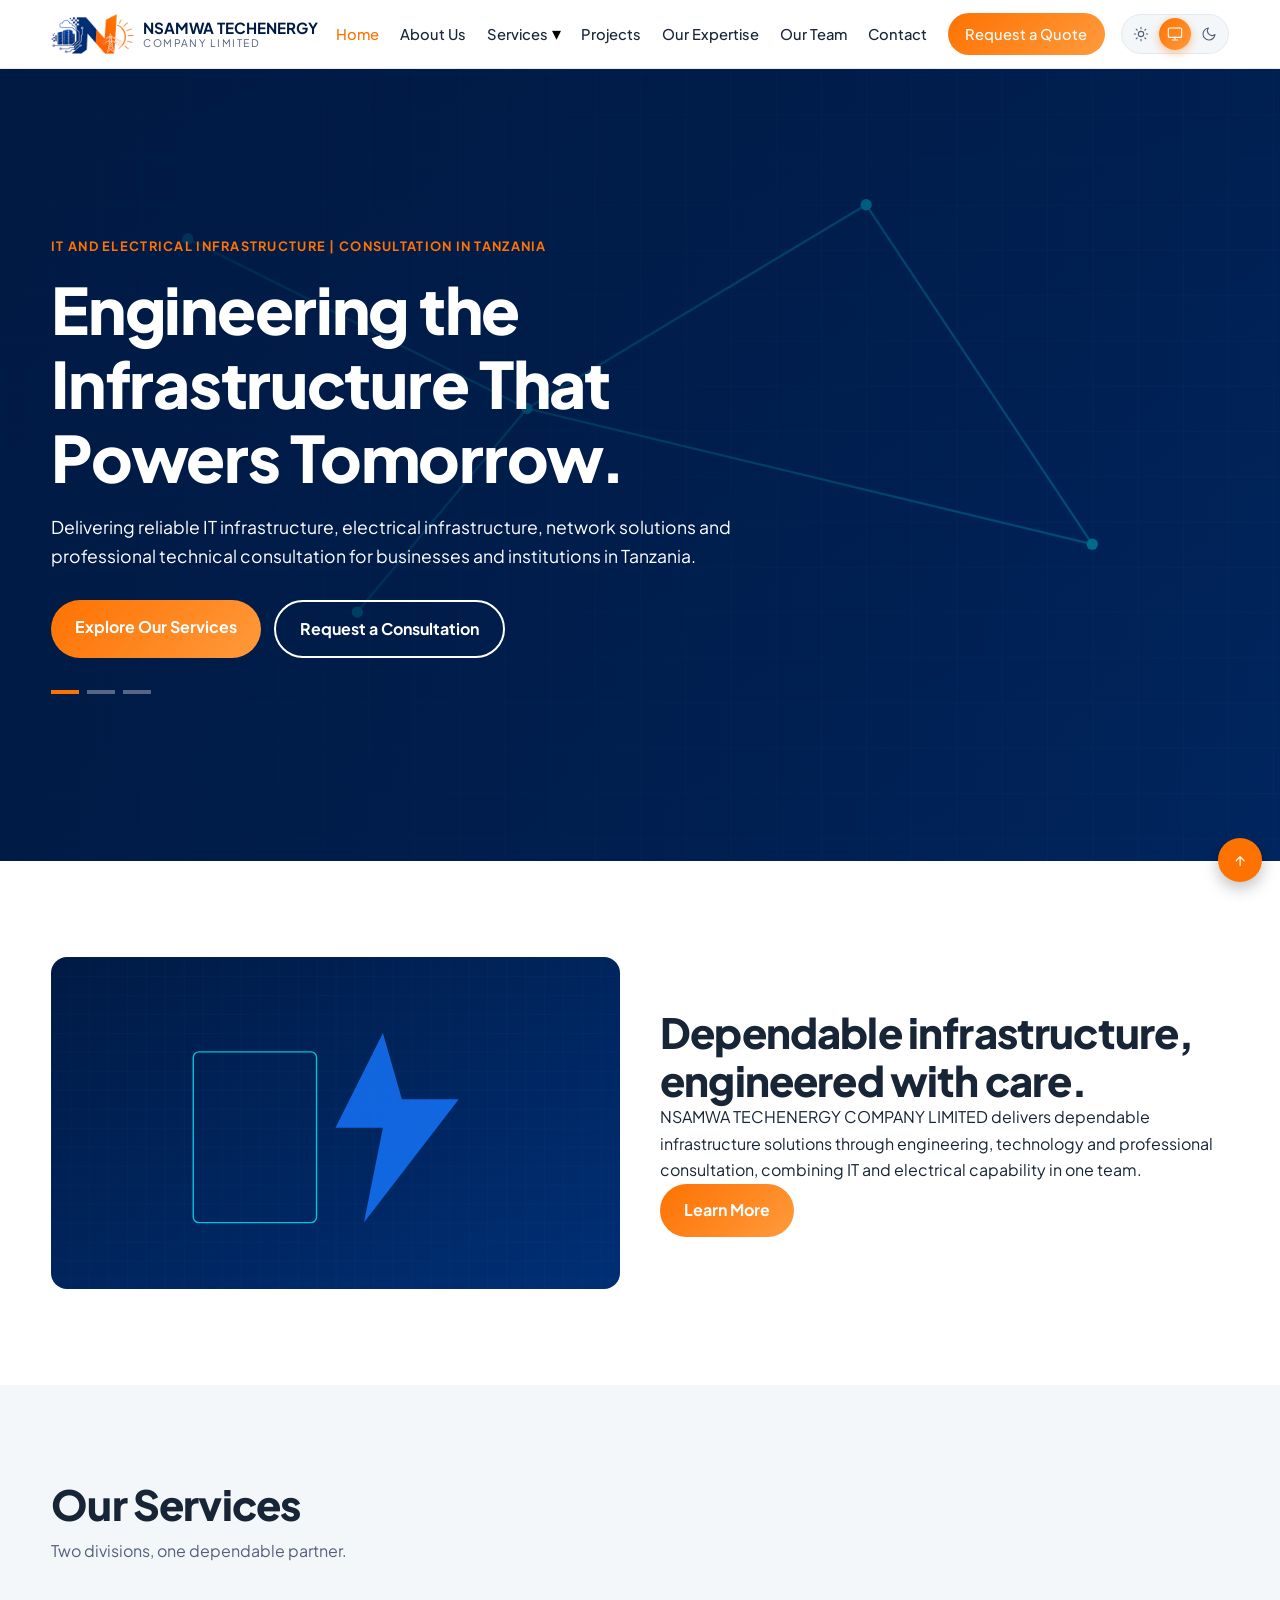
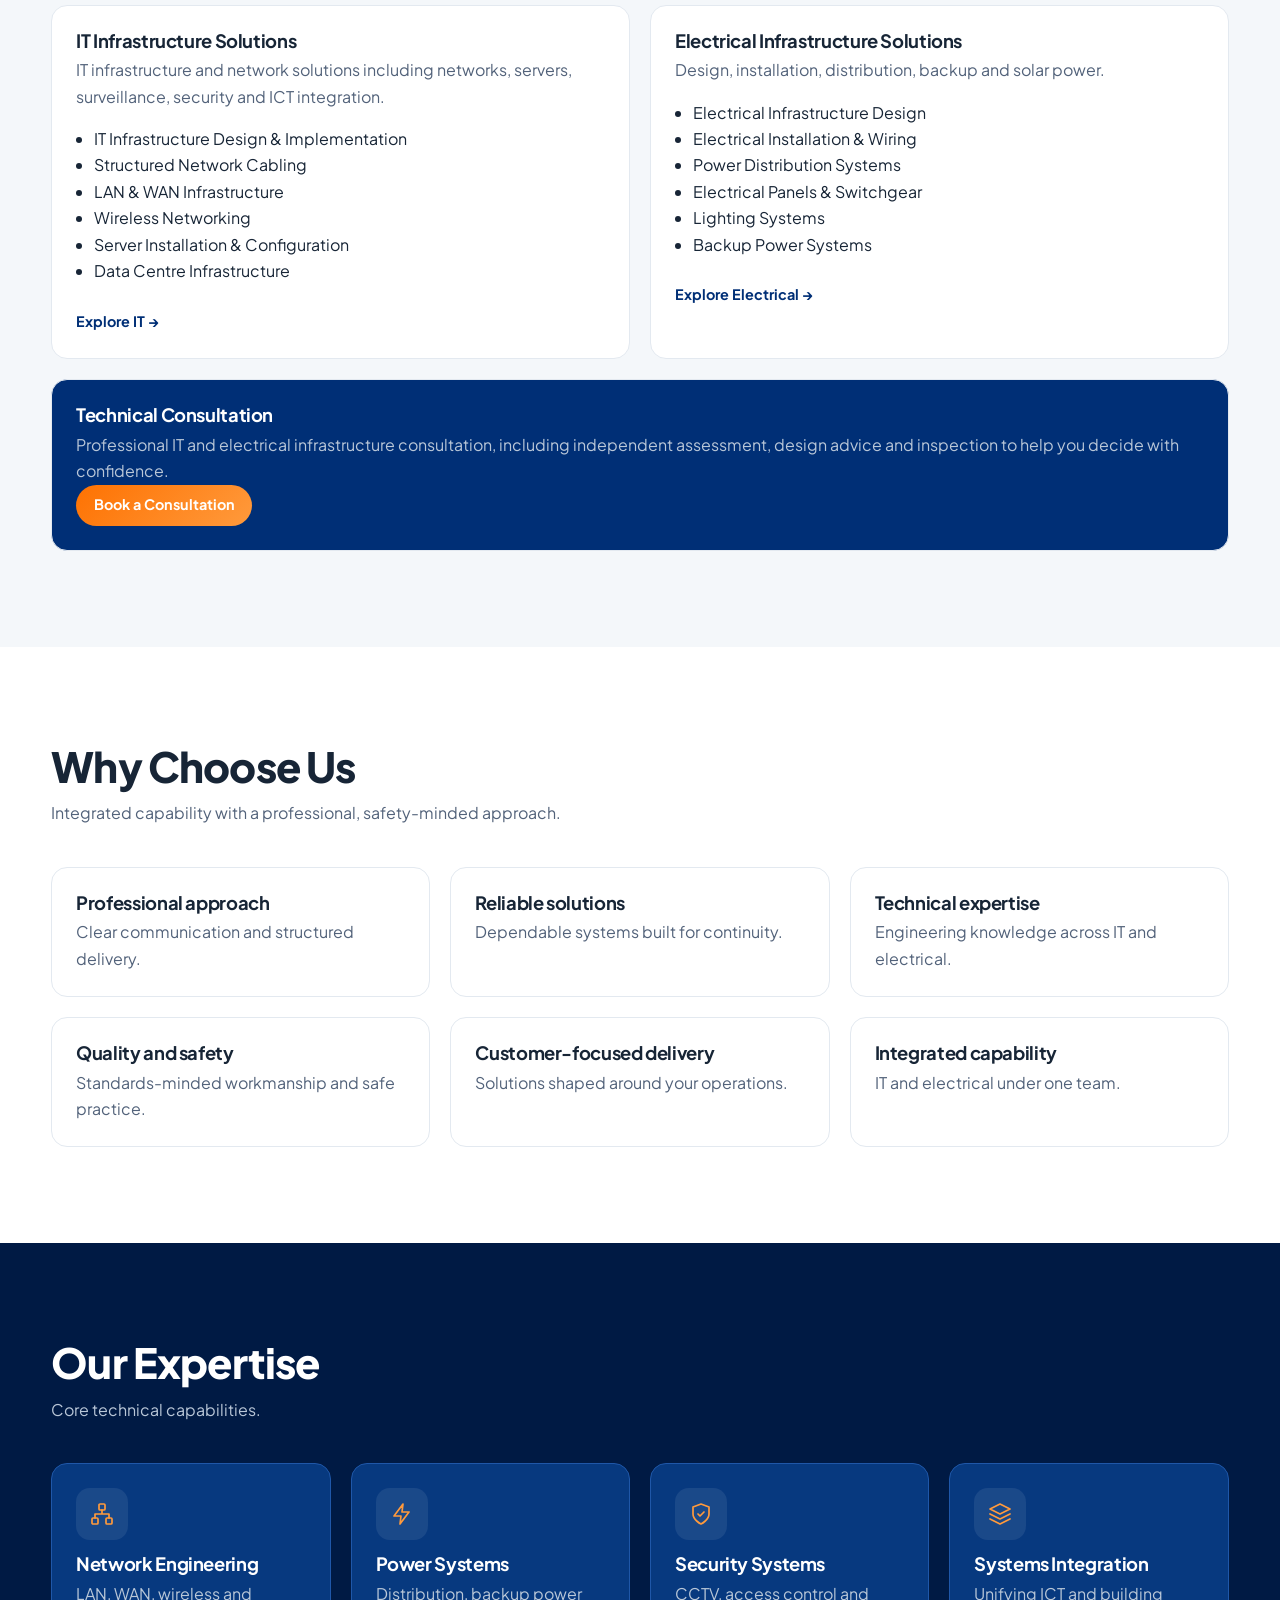
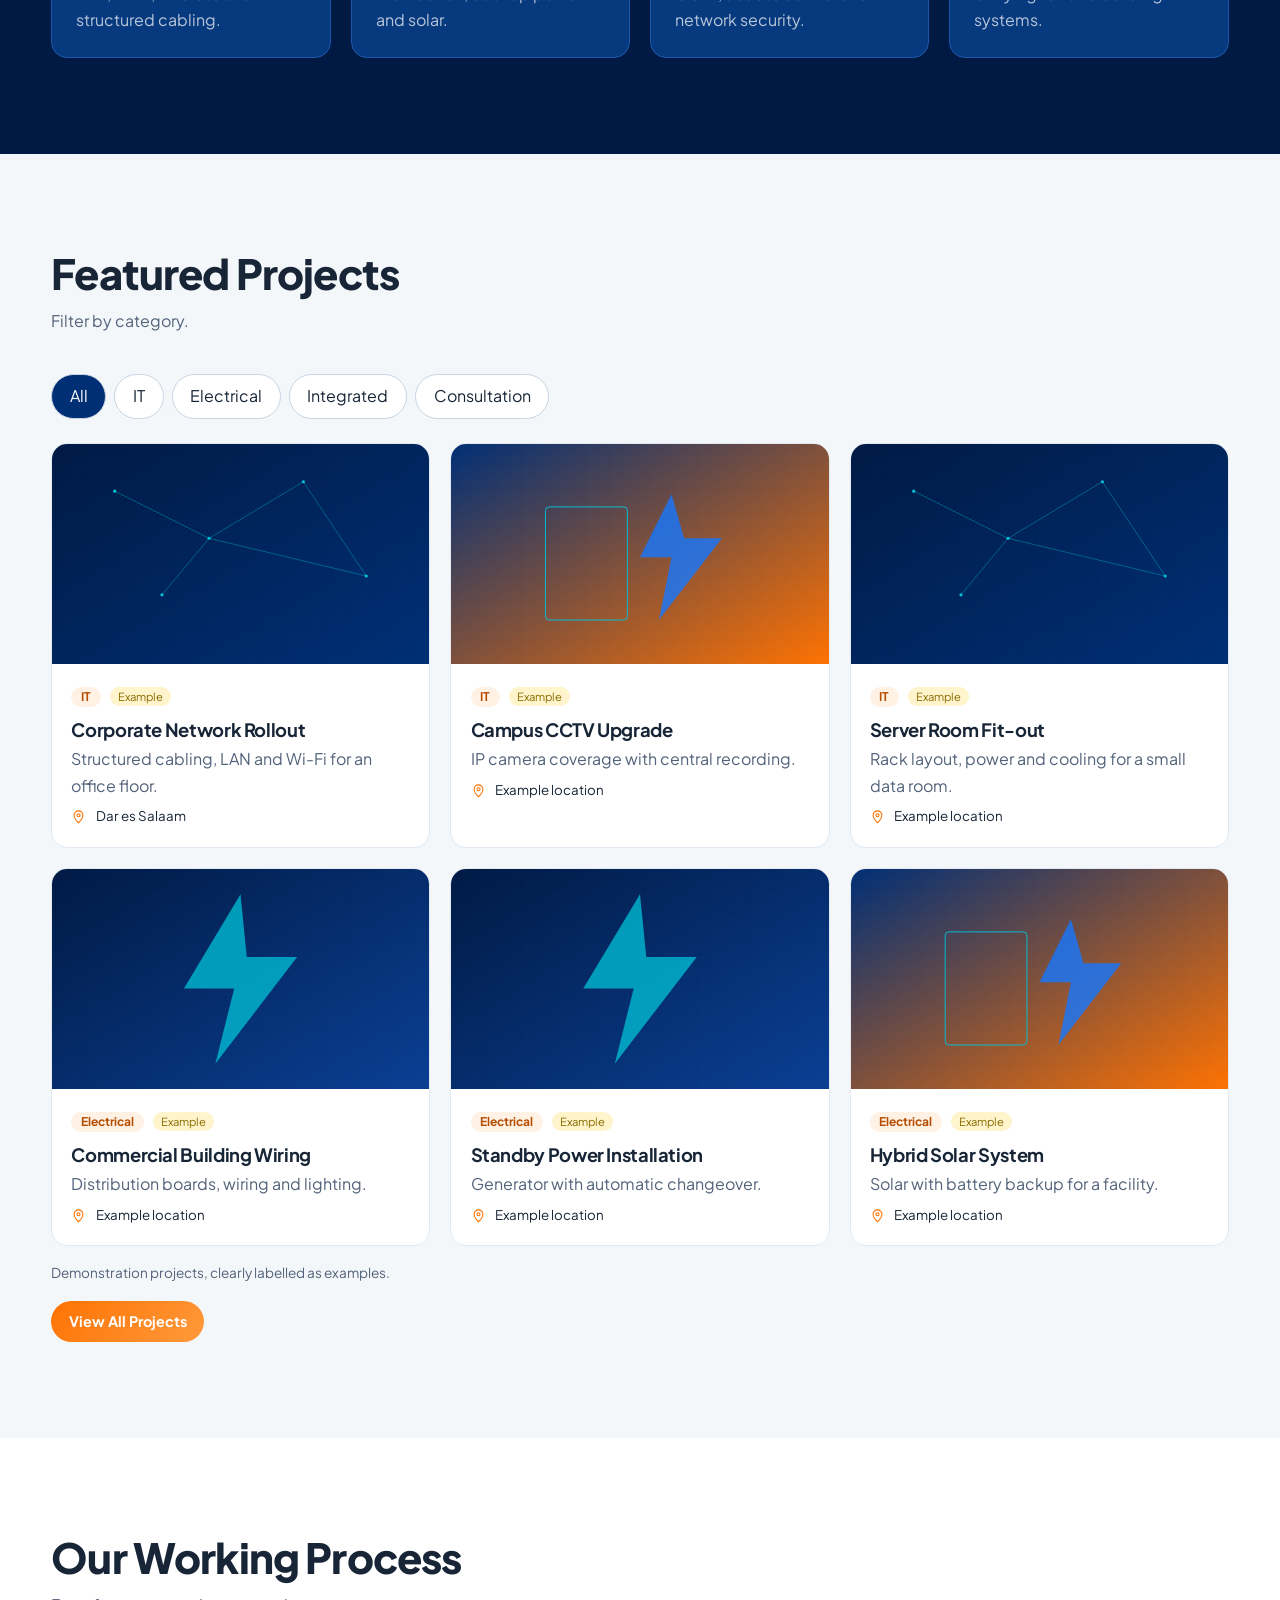
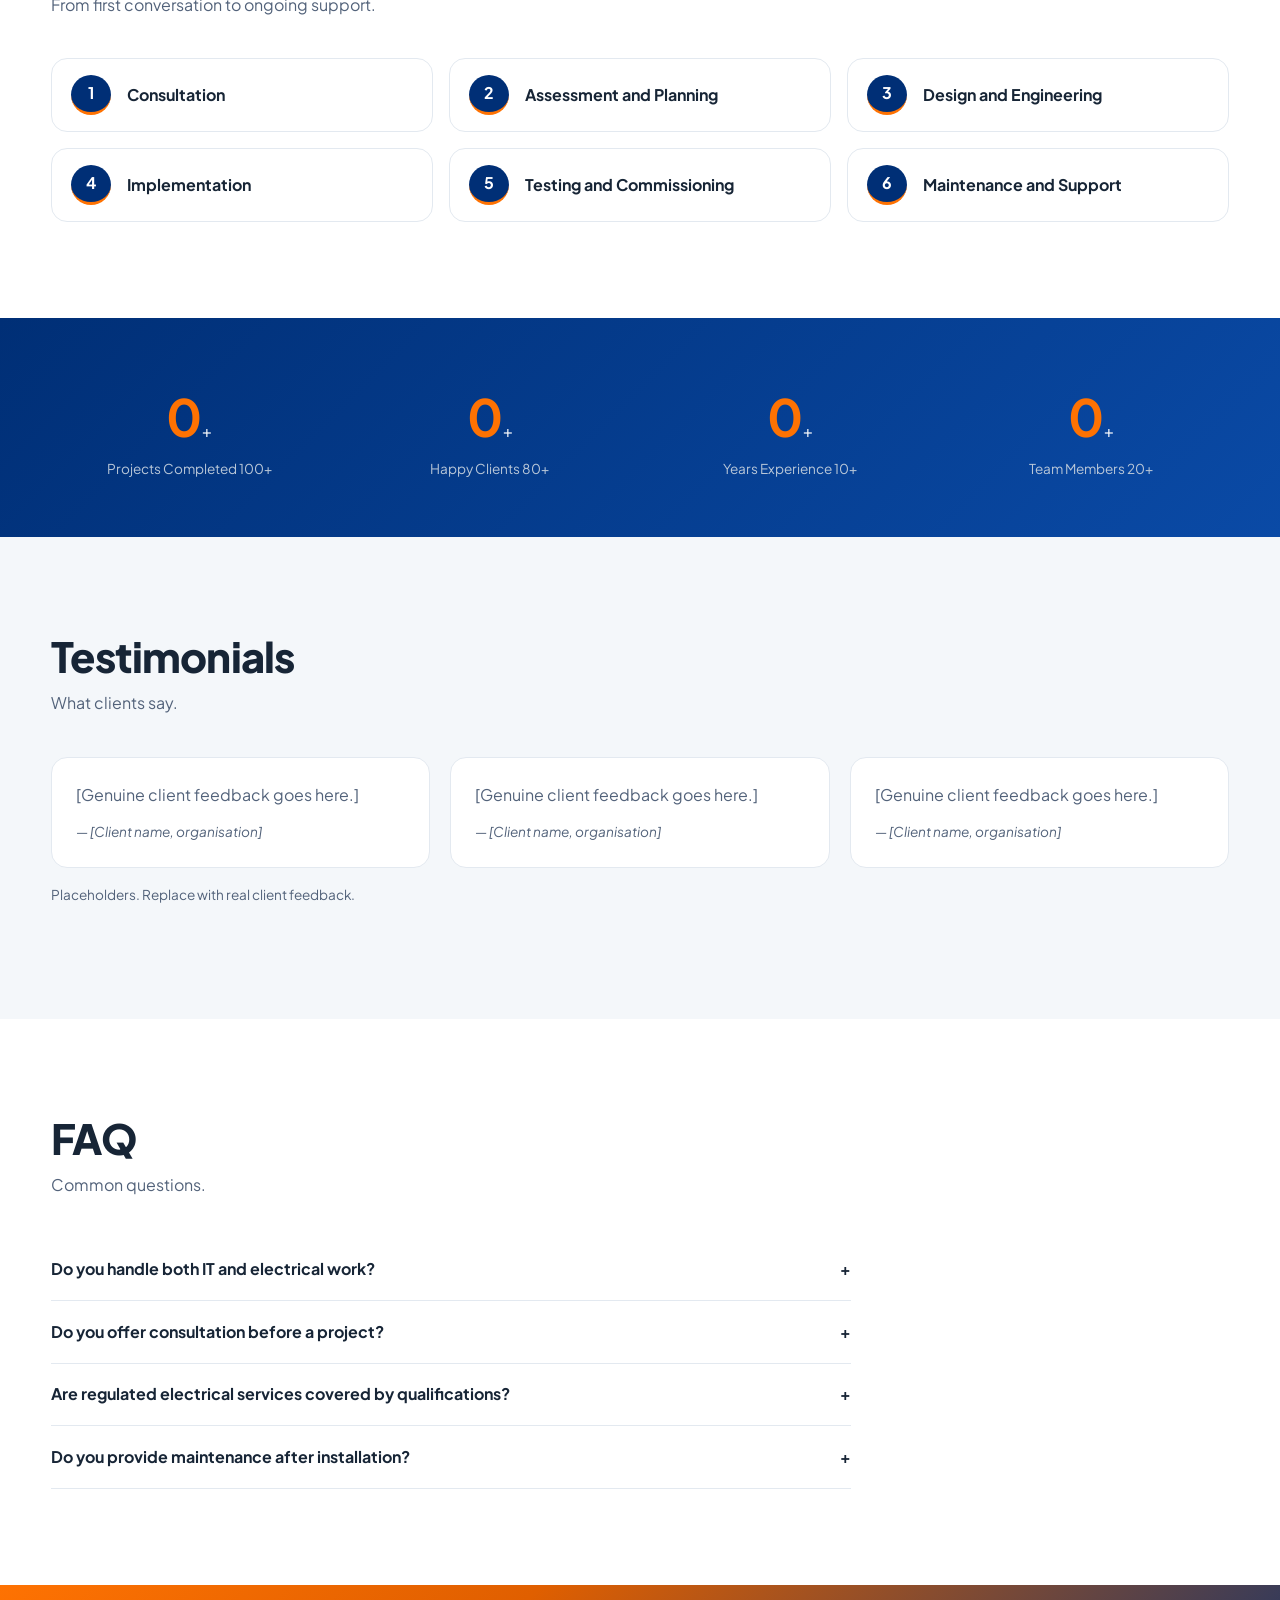
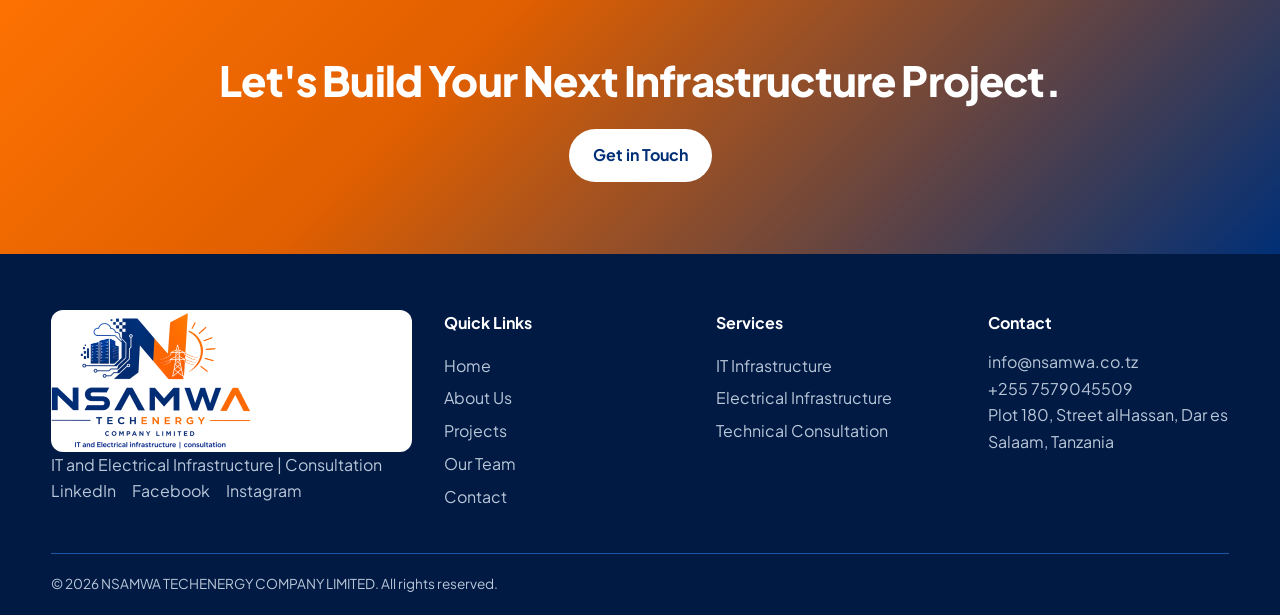
<file: index.html>
<!DOCTYPE html>
<html lang="en">
  <head>
    <meta charset="utf-8">
    <meta name="viewport" content="width=device-width,initial-scale=1">
    <title>IT & Electrical Infrastructure Company in Tanzania | NSAMWA TECHENERGY</title>
    <meta name="description" content="NSAMWA TECHENERGY COMPANY LIMITED provides IT infrastructure, electrical infrastructure, network solutions and technical consultation for businesses and institutions in Tanzania.">
    <meta property="og:title" content="Home | NSAMWA TECHENERGY">
    <meta property="og:description" content="Reliable IT infrastructure, electrical engineering solutions and technical consultation in Tanzania.">
    <meta property="og:type" content="website">
    <meta property="og:image" content="assets/logo/logo-full.png">
    <meta name="theme-color" content="#001A44">
    <script src="js/theme.js">
    </script>
    <link rel="icon" href="favicon.ico" sizes="any">
    <link rel="icon" href="assets/logo/favicon-192.png" type="image/png">
    <link rel="preconnect" href="https://fonts.googleapis.com">
    <link rel="stylesheet" href="https://fonts.googleapis.com/css2?family=Plus+Jakarta+Sans:wght@400;500;700;800&display=swap">
    <link rel="stylesheet" href="css/style.css">
    <link rel="stylesheet" href="css/animations.css">
    <link rel="stylesheet" href="css/responsive.css">
    <meta name="robots" content="index, follow">
    <link rel="canonical" href="https://nsamwa.co.tz/">
    <meta property="og:url" content="https://nsamwa.co.tz/">
    <meta property="og:site_name" content="NSAMWA TECHENERGY COMPANY LIMITED">
    <meta property="og:locale" content="en_TZ">
    <meta name="twitter:card" content="summary_large_image">
    <meta name="twitter:title" content="IT & Electrical Infrastructure Company in Tanzania | NSAMWA TECHENERGY">
    <meta name="twitter:description" content="IT infrastructure, electrical infrastructure, network solutions and technical consultation for businesses and institutions in Tanzania.">
    <meta name="twitter:image" content="https://nsamwa.co.tz/assets/logo/logo-full.png">
    <script type="application/ld+json">
      {
      "@context": "https://schema.org",
      "@graph": [
      {
      "@type": "Organization",
      "@id": "https://nsamwa.co.tz/#organization",
      "name": "NSAMWA TECHENERGY COMPANY LIMITED",
      "url": "https://nsamwa.co.tz/",
      "logo": "https://nsamwa.co.tz/assets/logo/logo-full.png",
      "description": "IT infrastructure, electrical infrastructure, network solutions and technical consultation for businesses and institutions in Tanzania.",
      "areaServed": {
      "@type": "Country",
      "name": "Tanzania"
      },
      "knowsAbout": [
      "IT infrastructure",
      "Network infrastructure",
      "Electrical infrastructure",
      "Technical consultation"
      ]
      },
      {
      "@type": "WebSite",
      "@id": "https://nsamwa.co.tz/#website",
      "url": "https://nsamwa.co.tz/",
      "name": "NSAMWA TECHENERGY COMPANY LIMITED",
      "publisher": {
      "@id": "https://nsamwa.co.tz/#organization"
      },
      "inLanguage": "en-TZ"
      }
      ]
      }
    </script>
  </head>
  <body data-page="index.html">
    <svg width="0" height="0" style="position:absolute" aria-hidden="true">
      <symbol id="i-network" viewBox="0 0 24 24">
        <rect x="9" y="2" width="6" height="6" rx="1"/>
        <rect x="2" y="16" width="6" height="6" rx="1"/>
        <rect x="16" y="16" width="6" height="6" rx="1"/>
        <path d="M12 8v4M5 16v-4h14v4"/>
      </symbol>
      <symbol id="i-cable" viewBox="0 0 24 24">
        <path d="M9 2v6M15 2v6M7 8h10v4a5 5 0 0 1-10 0z"/>
        <path d="M12 17v5"/>
      </symbol>
      <symbol id="i-globe" viewBox="0 0 24 24">
        <circle cx="12" cy="12" r="10"/>
        <path d="M2 12h20M12 2a15 15 0 0 1 0 20M12 2a15 15 0 0 0 0 20"/>
      </symbol>
      <symbol id="i-wifi" viewBox="0 0 24 24">
        <path d="M5 12.5a10 10 0 0 1 14 0M8.5 16a5 5 0 0 1 7 0M2 9a15 15 0 0 1 20 0"/>
        <circle cx="12" cy="19.5" r="1"/>
      </symbol>
      <symbol id="i-server" viewBox="0 0 24 24">
        <rect x="2" y="3" width="20" height="7" rx="2"/>
        <rect x="2" y="14" width="20" height="7" rx="2"/>
        <path d="M6 6.5h.01M6 17.5h.01"/>
      </symbol>
      <symbol id="i-datacenter" viewBox="0 0 24 24">
        <rect x="4" y="2" width="16" height="20" rx="2"/>
        <path d="M8 6h8M8 10h8M8 14h8M8 18h3"/>
      </symbol>
      <symbol id="i-camera" viewBox="0 0 24 24">
        <path d="M23 7l-7 5 7 5z"/>
        <rect x="1" y="5" width="15" height="14" rx="2"/>
      </symbol>
      <symbol id="i-lock" viewBox="0 0 24 24">
        <rect x="4" y="11" width="16" height="10" rx="2"/>
        <path d="M8 11V7a4 4 0 0 1 8 0v4M12 15v2"/>
      </symbol>
      <symbol id="i-shield" viewBox="0 0 24 24">
        <path d="M12 22s8-4 8-10V5l-8-3-8 3v7c0 6 8 10 8 10z"/>
        <path d="M9 12l2 2 4-4"/>
      </symbol>
      <symbol id="i-support" viewBox="0 0 24 24">
        <path d="M3 14v-2a9 9 0 0 1 18 0v2"/>
        <rect x="2" y="14" width="5" height="7" rx="2"/>
        <rect x="17" y="14" width="5" height="7" rx="2"/>
      </symbol>
      <symbol id="i-layers" viewBox="0 0 24 24">
        <path d="M12 2l10 5-10 5L2 7z"/>
        <path d="M2 12l10 5 10-5M2 17l10 5 10-5"/>
      </symbol>
      <symbol id="i-bulb" viewBox="0 0 24 24">
        <path d="M9 18h6M10 22h4"/>
        <path d="M12 2a7 7 0 0 0-4 12.7c.7.6 1 1.4 1 2.3h6c0-.9.3-1.7 1-2.3A7 7 0 0 0 12 2z"/>
      </symbol>
      <symbol id="i-pencil" viewBox="0 0 24 24">
        <path d="M3 21l1-5L17 3l4 4L8 20z"/>
        <path d="M14 6l4 4"/>
      </symbol>
      <symbol id="i-wrench" viewBox="0 0 24 24">
        <path d="M14.7 6.3a4 4 0 0 0-5.4 5.4L3 18l3 3 6.3-6.3a4 4 0 0 0 5.4-5.4l-2.5 2.5-2.5-.5-.5-2.5z"/>
      </symbol>
      <symbol id="i-bolt" viewBox="0 0 24 24">
        <path d="M13 2L4 14h7l-1 8 9-12h-7z"/>
      </symbol>
      <symbol id="i-panel" viewBox="0 0 24 24">
        <rect x="4" y="2" width="16" height="20" rx="2"/>
        <path d="M8 7h3M8 12h3M8 17h3M15 7h1M15 12h1M15 17h1"/>
      </symbol>
      <symbol id="i-battery" viewBox="0 0 24 24">
        <rect x="2" y="7" width="18" height="10" rx="2"/>
        <path d="M22 11v2M6 10v4M10 10v4"/>
      </symbol>
      <symbol id="i-cog" viewBox="0 0 24 24">
        <circle cx="12" cy="12" r="3"/>
        <circle cx="12" cy="12" r="7"/>
        <path d="M12 2v3M12 19v3M2 12h3M19 12h3"/>
      </symbol>
      <symbol id="i-sun" viewBox="0 0 24 24">
        <circle cx="12" cy="12" r="4"/>
        <path d="M12 2v2M12 20v2M4.9 4.9l1.4 1.4M17.7 17.7l1.4 1.4M2 12h2M20 12h2M4.9 19.1l1.4-1.4M17.7 6.3l1.4-1.4"/>
      </symbol>
      <symbol id="i-toolbox" viewBox="0 0 24 24">
        <rect x="2" y="7" width="20" height="14" rx="2"/>
        <path d="M8 7V5a2 2 0 0 1 2-2h4a2 2 0 0 1 2 2v2M2 13h20"/>
      </symbol>
      <symbol id="i-clipboard" viewBox="0 0 24 24">
        <rect x="5" y="3" width="14" height="19" rx="2"/>
        <rect x="9" y="1" width="6" height="4" rx="1"/>
        <path d="M9 13l2 2 4-4"/>
      </symbol>
      <symbol id="i-compass" viewBox="0 0 24 24">
        <circle cx="12" cy="12" r="10"/>
        <path d="M16 8l-2 6-6 2 2-6z"/>
      </symbol>
      <symbol id="i-mail" viewBox="0 0 24 24">
        <rect x="2" y="4" width="20" height="16" rx="2"/>
        <path d="M2 7l10 6 10-6"/>
      </symbol>
      <symbol id="i-phone" viewBox="0 0 24 24">
        <path d="M5 3h4l2 5-2.5 1.5a11 11 0 0 0 6 6L16 13l5 2v4a2 2 0 0 1-2 2A16 16 0 0 1 3 5a2 2 0 0 1 2-2z"/>
      </symbol>
      <symbol id="i-pin" viewBox="0 0 24 24">
        <path d="M12 22s7-6.5 7-12a7 7 0 0 0-14 0c0 5.5 7 12 7 12z"/>
        <circle cx="12" cy="10" r="2.5"/>
      </symbol>
      <symbol id="i-moon" viewBox="0 0 24 24">
        <path d="M21 12.8A9 9 0 1 1 11.2 3a7 7 0 0 0 9.8 9.8z"/>
      </symbol>
      <symbol id="i-monitor" viewBox="0 0 24 24">
        <rect x="2" y="3" width="20" height="14" rx="2"/>
        <path d="M8 21h8M12 17v4"/>
      </symbol>
    </svg>
    <a class="skip" href="#main">Skip to content</a>
    <header class="hdr">
      <div class="wrap bar">
        <a class="brand" href="index.html" aria-label="NSAMWA TECHENERGY home">
          <img src="assets/logo/logo-mark.png" alt="" width="82" height="40">
          <span>
            <strong>NSAMWA TECHENERGY</strong>
            <small>COMPANY LIMITED</small>
          </span>
        </a>
        <div class="tgl" role="group" aria-label="Colour theme">
          <button type="button" data-t="light" aria-label="Light theme" title="Light" aria-pressed="false">
            <svg class="si" viewBox="0 0 24 24" aria-hidden="true">
              <use href="#i-sun"/>
            </svg>
          </button>
          <button type="button" data-t="system" aria-label="System theme" title="System" aria-pressed="false">
            <svg class="si" viewBox="0 0 24 24" aria-hidden="true">
              <use href="#i-monitor"/>
            </svg>
          </button>
          <button type="button" data-t="dark" aria-label="Dark theme" title="Dark" aria-pressed="false">
            <svg class="si" viewBox="0 0 24 24" aria-hidden="true">
              <use href="#i-moon"/>
            </svg>
          </button>
        </div>
        <button class="burger" aria-label="Toggle menu" aria-expanded="false" aria-controls="nav">
          <span>
          </span>
          <span>
          </span>
          <span>
          </span>
        </button>
        <nav id="nav" aria-label="Main">
          <ul>
            <li>
              <a href="index.html" data-page="index.html">Home</a>
            </li>
            <li>
              <a href="about.html" data-page="about.html">About Us</a>
            </li>
            <li class="dd">
              <a href="services.html" data-page="services.html">Services</a>
              <button class="dd-btn" aria-label="Open services menu" aria-expanded="false">▾</button>
              <ul class="menu">
                <li>
                  <a href="services.html#it">IT Infrastructure</a>
                </li>
                <li>
                  <a href="services.html#electrical">Electrical Infrastructure</a>
                </li>
                <li>
                  <a href="services.html#consultation">Technical Consultation</a>
                </li>
              </ul>
            </li>
            <li>
              <a href="projects.html" data-page="projects.html">Projects</a>
            </li>
            <li>
              <a href="index.html#expertise" data-page="index.html#expertise">Our Expertise</a>
            </li>
            <li>
              <a href="team.html" data-page="team.html">Our Team</a>
            </li>
            <li>
              <a href="contact.html" data-page="contact.html">Contact</a>
            </li>
            <li>
              <a class="btn sm" href="contact.html#quote">Request a Quote</a>
            </li>
          </ul>
        </nav>
      </div>
    </header>
    <main id="main">
      <section class="hero">
        <img class="sl on" src="assets/images/hero-network.svg" alt="Network infrastructure illustration" >
        <img class="sl" src="assets/images/hero-power.svg" alt="Electrical power illustration" loading="lazy">
        <img class="sl" src="assets/images/hero-integrated.svg" alt="Integrated IT and electrical illustration" loading="lazy">
        <div class="shade">
        </div>
        <div class="wrap hc">
          <p class="eyebrow">IT and Electrical Infrastructure | Consultation in Tanzania</p>
          <h1>Engineering the Infrastructure That Powers Tomorrow.</h1>
          <p>Delivering reliable IT infrastructure, electrical infrastructure, network solutions and professional technical consultation for businesses and institutions in Tanzania.</p>
          <div class="btns">
            <a class="btn" href="services.html">Explore Our Services</a>
            <a class="btn ghost" href="contact.html#consult">Request a Consultation</a>
          </div>
          <div class="dots" id="dots">
          </div>
        </div>
      </section>
      <section class="sec ">
        <div class="wrap">
          <div class="two">
            <div class="reveal">
              <img class="rnd" src="assets/images/about.svg" alt="Engineering team illustration" loading="lazy" width="600" height="400">
            </div>
            <div class="reveal">
              <h2>Dependable infrastructure, engineered with care.</h2>
              <p>NSAMWA TECHENERGY COMPANY LIMITED delivers dependable infrastructure solutions through engineering, technology and professional consultation, combining IT and electrical capability in one team.</p>
              <a class="btn" href="about.html">Learn More</a>
            </div>
          </div>
        </div>
      </section>
      <section class="sec alt">
        <div class="wrap">
          <div class="sh reveal">
            <h2>Our Services</h2>
            <p>Two divisions, one dependable partner.</p>
          </div>
          <div class="grid2">
            <div class="card big reveal">
              <h3>IT Infrastructure Solutions</h3>
              <p>IT infrastructure and network solutions including networks, servers, surveillance, security and ICT integration.</p>
              <ul>
                <li>IT Infrastructure Design & Implementation</li>
                <li>Structured Network Cabling</li>
                <li>LAN & WAN Infrastructure</li>
                <li>Wireless Networking</li>
                <li>Server Installation & Configuration</li>
                <li>Data Centre Infrastructure</li>
              </ul>
              <a class="link" href="services.html#it">Explore IT →</a>
            </div>
            <div class="card big reveal">
              <h3>Electrical Infrastructure Solutions</h3>
              <p>Design, installation, distribution, backup and solar power.</p>
              <ul>
                <li>Electrical Infrastructure Design</li>
                <li>Electrical Installation & Wiring</li>
                <li>Power Distribution Systems</li>
                <li>Electrical Panels & Switchgear</li>
                <li>Lighting Systems</li>
                <li>Backup Power Systems</li>
              </ul>
              <a class="link" href="services.html#electrical">Explore Electrical →</a>
            </div>
          </div>
          <div class="card cons reveal">
            <h3>Technical Consultation</h3>
            <p>Professional IT and electrical infrastructure consultation, including independent assessment, design advice and inspection to help you decide with confidence.</p>
            <a class="btn sm" href="contact.html#consult">Book a Consultation</a>
          </div>
        </div>
      </section>
      <section class="sec ">
        <div class="wrap">
          <div class="sh reveal">
            <h2>Why Choose Us</h2>
            <p>Integrated capability with a professional, safety-minded approach.</p>
          </div>
          <div class="grid3">
            <div class="card reveal">
              <h3>Professional approach</h3>
              <p>Clear communication and structured delivery.</p>
            </div>
            <div class="card reveal">
              <h3>Reliable solutions</h3>
              <p>Dependable systems built for continuity.</p>
            </div>
            <div class="card reveal">
              <h3>Technical expertise</h3>
              <p>Engineering knowledge across IT and electrical.</p>
            </div>
            <div class="card reveal">
              <h3>Quality and safety</h3>
              <p>Standards-minded workmanship and safe practice.</p>
            </div>
            <div class="card reveal">
              <h3>Customer-focused delivery</h3>
              <p>Solutions shaped around your operations.</p>
            </div>
            <div class="card reveal">
              <h3>Integrated capability</h3>
              <p>IT and electrical under one team.</p>
            </div>
          </div>
        </div>
      </section>
      <section class="sec navy" id="expertise">
        <div class="wrap">
          <div class="sh reveal">
            <h2>Our Expertise</h2>
            <p>Core technical capabilities.</p>
          </div>
          <div class="grid4">
            <div class="card dark reveal">
              <span class="ico" aria-hidden="true">
                <svg class="si" viewBox="0 0 24 24" aria-hidden="true">
                  <use href="#i-network"/>
                </svg>
              </span>
              <h3>Network Engineering</h3>
              <p>LAN, WAN, wireless and structured cabling.</p>
            </div>
            <div class="card dark reveal">
              <span class="ico" aria-hidden="true">
                <svg class="si" viewBox="0 0 24 24" aria-hidden="true">
                  <use href="#i-bolt"/>
                </svg>
              </span>
              <h3>Power Systems</h3>
              <p>Distribution, backup power and solar.</p>
            </div>
            <div class="card dark reveal">
              <span class="ico" aria-hidden="true">
                <svg class="si" viewBox="0 0 24 24" aria-hidden="true">
                  <use href="#i-shield"/>
                </svg>
              </span>
              <h3>Security Systems</h3>
              <p>CCTV, access control and network security.</p>
            </div>
            <div class="card dark reveal">
              <span class="ico" aria-hidden="true">
                <svg class="si" viewBox="0 0 24 24" aria-hidden="true">
                  <use href="#i-layers"/>
                </svg>
              </span>
              <h3>Systems Integration</h3>
              <p>Unifying ICT and building systems.</p>
            </div>
          </div>
        </div>
      </section>
      <section class="sec alt">
        <div class="wrap">
          <div class="sh reveal">
            <h2>Featured Projects</h2>
            <p>Filter by category.</p>
          </div>
          <div class="filters" role="group" aria-label="Filter projects">
            <button class="fb on" data-f="All">All</button>
            <button class="fb" data-f="IT">IT</button>
            <button class="fb" data-f="Electrical">Electrical</button>
            <button class="fb" data-f="Integrated">Integrated</button>
            <button class="fb" data-f="Consultation">Consultation</button>
          </div>
          <div class="grid3" id="pj">
            <article class="card pj reveal" data-cat="IT">
              <img src="assets/images/hero-network.svg" alt="Corporate Network Rollout illustration" loading="lazy" width="600" height="350">
              <div class="pb">
                <span class="tag">IT</span>
                <span class="ex">Example</span>
                <h3>Corporate Network Rollout</h3>
                <p>Structured cabling, LAN and Wi-Fi for an office floor.</p>
                <small class="ci">
                  <svg class="si" viewBox="0 0 24 24" aria-hidden="true">
                    <use href="#i-pin"/>
                  </svg> Dar es Salaam</small>
                </div>
              </article>
              <article class="card pj reveal" data-cat="IT">
                <img src="assets/images/hero-integrated.svg" alt="Campus CCTV Upgrade illustration" loading="lazy" width="600" height="350">
                <div class="pb">
                  <span class="tag">IT</span>
                  <span class="ex">Example</span>
                  <h3>Campus CCTV Upgrade</h3>
                  <p>IP camera coverage with central recording.</p>
                  <small class="ci">
                    <svg class="si" viewBox="0 0 24 24" aria-hidden="true">
                      <use href="#i-pin"/>
                    </svg> Example location</small>
                  </div>
                </article>
                <article class="card pj reveal" data-cat="IT">
                  <img src="assets/images/hero-network.svg" alt="Server Room Fit-out illustration" loading="lazy" width="600" height="350">
                  <div class="pb">
                    <span class="tag">IT</span>
                    <span class="ex">Example</span>
                    <h3>Server Room Fit-out</h3>
                    <p>Rack layout, power and cooling for a small data room.</p>
                    <small class="ci">
                      <svg class="si" viewBox="0 0 24 24" aria-hidden="true">
                        <use href="#i-pin"/>
                      </svg> Example location</small>
                    </div>
                  </article>
                  <article class="card pj reveal" data-cat="Electrical">
                    <img src="assets/images/hero-power.svg" alt="Commercial Building Wiring illustration" loading="lazy" width="600" height="350">
                    <div class="pb">
                      <span class="tag">Electrical</span>
                      <span class="ex">Example</span>
                      <h3>Commercial Building Wiring</h3>
                      <p>Distribution boards, wiring and lighting.</p>
                      <small class="ci">
                        <svg class="si" viewBox="0 0 24 24" aria-hidden="true">
                          <use href="#i-pin"/>
                        </svg> Example location</small>
                      </div>
                    </article>
                    <article class="card pj reveal" data-cat="Electrical">
                      <img src="assets/images/hero-power.svg" alt="Standby Power Installation illustration" loading="lazy" width="600" height="350">
                      <div class="pb">
                        <span class="tag">Electrical</span>
                        <span class="ex">Example</span>
                        <h3>Standby Power Installation</h3>
                        <p>Generator with automatic changeover.</p>
                        <small class="ci">
                          <svg class="si" viewBox="0 0 24 24" aria-hidden="true">
                            <use href="#i-pin"/>
                          </svg> Example location</small>
                        </div>
                      </article>
                      <article class="card pj reveal" data-cat="Electrical">
                        <img src="assets/images/hero-integrated.svg" alt="Hybrid Solar System illustration" loading="lazy" width="600" height="350">
                        <div class="pb">
                          <span class="tag">Electrical</span>
                          <span class="ex">Example</span>
                          <h3>Hybrid Solar System</h3>
                          <p>Solar with battery backup for a facility.</p>
                          <small class="ci">
                            <svg class="si" viewBox="0 0 24 24" aria-hidden="true">
                              <use href="#i-pin"/>
                            </svg> Example location</small>
                          </div>
                        </article>
                      </div>
                      <p class="note">Demonstration projects, clearly labelled as examples.</p>
                      <p>
                        <a class="btn sm" href="projects.html">View All Projects</a>
                      </p>
                    </div>
                  </section>
                  <section class="sec ">
                    <div class="wrap">
                      <div class="sh reveal">
                        <h2>Our Working Process</h2>
                        <p>From first conversation to ongoing support.</p>
                      </div>
                      <ol class="steps">
                        <li class="reveal">
                          <b>1</b>
                          <span>Consultation</span>
                        </li>
                        <li class="reveal">
                          <b>2</b>
                          <span>Assessment and Planning</span>
                        </li>
                        <li class="reveal">
                          <b>3</b>
                          <span>Design and Engineering</span>
                        </li>
                        <li class="reveal">
                          <b>4</b>
                          <span>Implementation</span>
                        </li>
                        <li class="reveal">
                          <b>5</b>
                          <span>Testing and Commissioning</span>
                        </li>
                        <li class="reveal">
                          <b>6</b>
                          <span>Maintenance and Support</span>
                        </li>
                      </ol>
                    </div>
                  </section>
                  <section class="stats">
                    <div class="wrap sgrid">
                      <div>
                        <strong class="count" data-target="0">0</strong>+<span>Projects Completed 100+</span>
                        </div>
                        <div>
                          <strong class="count" data-target="0">0</strong>+<span>Happy Clients 80+</span>
                          </div>
                          <div>
                            <strong class="count" data-target="0">0</strong>+<span>Years Experience 10+</span>
                            </div>
                            <div>
                              <strong class="count" data-target="0">0</strong>+<span>Team Members 20+</span>
                              </div>
                            </div>
                          </section>
                          <section class="sec alt">
                            <div class="wrap">
                              <div class="sh reveal">
                                <h2>Testimonials</h2>
                                <p>What clients say.</p>
                              </div>
                              <div class="grid3">
                                <blockquote class="card reveal">
                                  <p>[Genuine client feedback goes here.]</p>
                                  <cite>— [Client name, organisation]</cite>
                                </blockquote>
                                <blockquote class="card reveal">
                                  <p>[Genuine client feedback goes here.]</p>
                                  <cite>— [Client name, organisation]</cite>
                                </blockquote>
                                <blockquote class="card reveal">
                                  <p>[Genuine client feedback goes here.]</p>
                                  <cite>— [Client name, organisation]</cite>
                                </blockquote>
                              </div>
                              <p class="note">Placeholders. Replace with real client feedback.</p>
                            </div>
                          </section>
                          <section class="sec ">
                            <div class="wrap">
                              <div class="sh reveal">
                                <h2>FAQ</h2>
                                <p>Common questions.</p>
                              </div>
                              <div class="faq">
                                <div class="fq">
                                  <button aria-expanded="false">Do you handle both IT and electrical work?<span>+</span>
                                  </button>
                                  <div class="fa">
                                    <p>Yes. Having both divisions lets us coordinate cabling, power and equipment in one project.</p>
                                  </div>
                                </div>
                                <div class="fq">
                                  <button aria-expanded="false">Do you offer consultation before a project?<span>+</span>
                                  </button>
                                  <div class="fa">
                                    <p>Yes. We assess your site and requirements, then advise on options.</p>
                                  </div>
                                </div>
                                <div class="fq">
                                  <button aria-expanded="false">Are regulated electrical services covered by qualifications?<span>+</span>
                                  </button>
                                  <div class="fa">
                                    <p>Regulated electrical works are carried out subject to the relevant qualifications and Tanzanian regulations.</p>
                                  </div>
                                </div>
                                <div class="fq">
                                  <button aria-expanded="false">Do you provide maintenance after installation?<span>+</span>
                                  </button>
                                  <div class="fa">
                                    <p>Yes, maintenance and support are available after commissioning.</p>
                                  </div>
                                </div>
                              </div>
                            </div>
                          </section>
                          <section class="cta">
                            <div class="wrap">
                              <h2>Let's Build Your Next Infrastructure Project.</h2>
                              <a class="btn" href="contact.html">Get in Touch</a>
                            </div>
                          </section>
                        </main>
                        <footer class="ftr">
                          <div class="wrap fgrid">
                            <div>
                              <a class="flogo" href="index.html">
                                <img src="assets/logo/logo-full.png" alt="NSAMWA TECHENERGY COMPANY LIMITED logo" width="200" height="113" loading="lazy">
                              </a>
                              <p>IT and Electrical Infrastructure | Consultation</p>
                              <p class="soc">
                                <a href="#" aria-label="LinkedIn">LinkedIn</a>
                                <a href="#" aria-label="Facebook">Facebook</a>
                                <a href="https://www.instagram.com/nsamwatechenergy" aria-label="Instagram" target="_blank">Instagram</a>
                              </p>
                            </div>
                            <div>
                              <h4>Quick Links</h4>
                              <a href="index.html">Home</a>
                              <a href="about.html">About Us</a>
                              <a href="projects.html">Projects</a>
                              <a href="team.html">Our Team</a>
                              <a href="contact.html">Contact</a>
                            </div>
                            <div>
                              <h4>Services</h4>
                              <a href="services.html#it">IT Infrastructure</a>
                              <a href="services.html#electrical">Electrical Infrastructure</a>
                              <a href="services.html#consultation">Technical Consultation</a>
                            </div>
                            <div>
                              <h4>Contact</h4>
                              <p>info@nsamwa.co.tz</p>
                              <p>+255 7579045509</p>
                              <p>Plot 180, Street alHassan, Dar es Salaam, Tanzania</p>
                            </div>
                          </div>
                          <div class="wrap copy">© <span id="yr">2026</span> NSAMWA TECHENERGY COMPANY LIMITED. All rights reserved.</div>
                        </footer>
                        <a href="#" class="top" id="top" aria-label="Back to top" hidden>↑</a>
                        <script src="js/main.js" defer>
                        </script>
                        <script src="js/navigation.js" defer>
                        </script>
                        <script src="js/animations.js" defer>
                        </script>
                        <script src="js/projects.js" defer>
                        </script>
                        <script src="js/forms.js" defer>
                        </script>
                      </body>
                    </html>
</file>
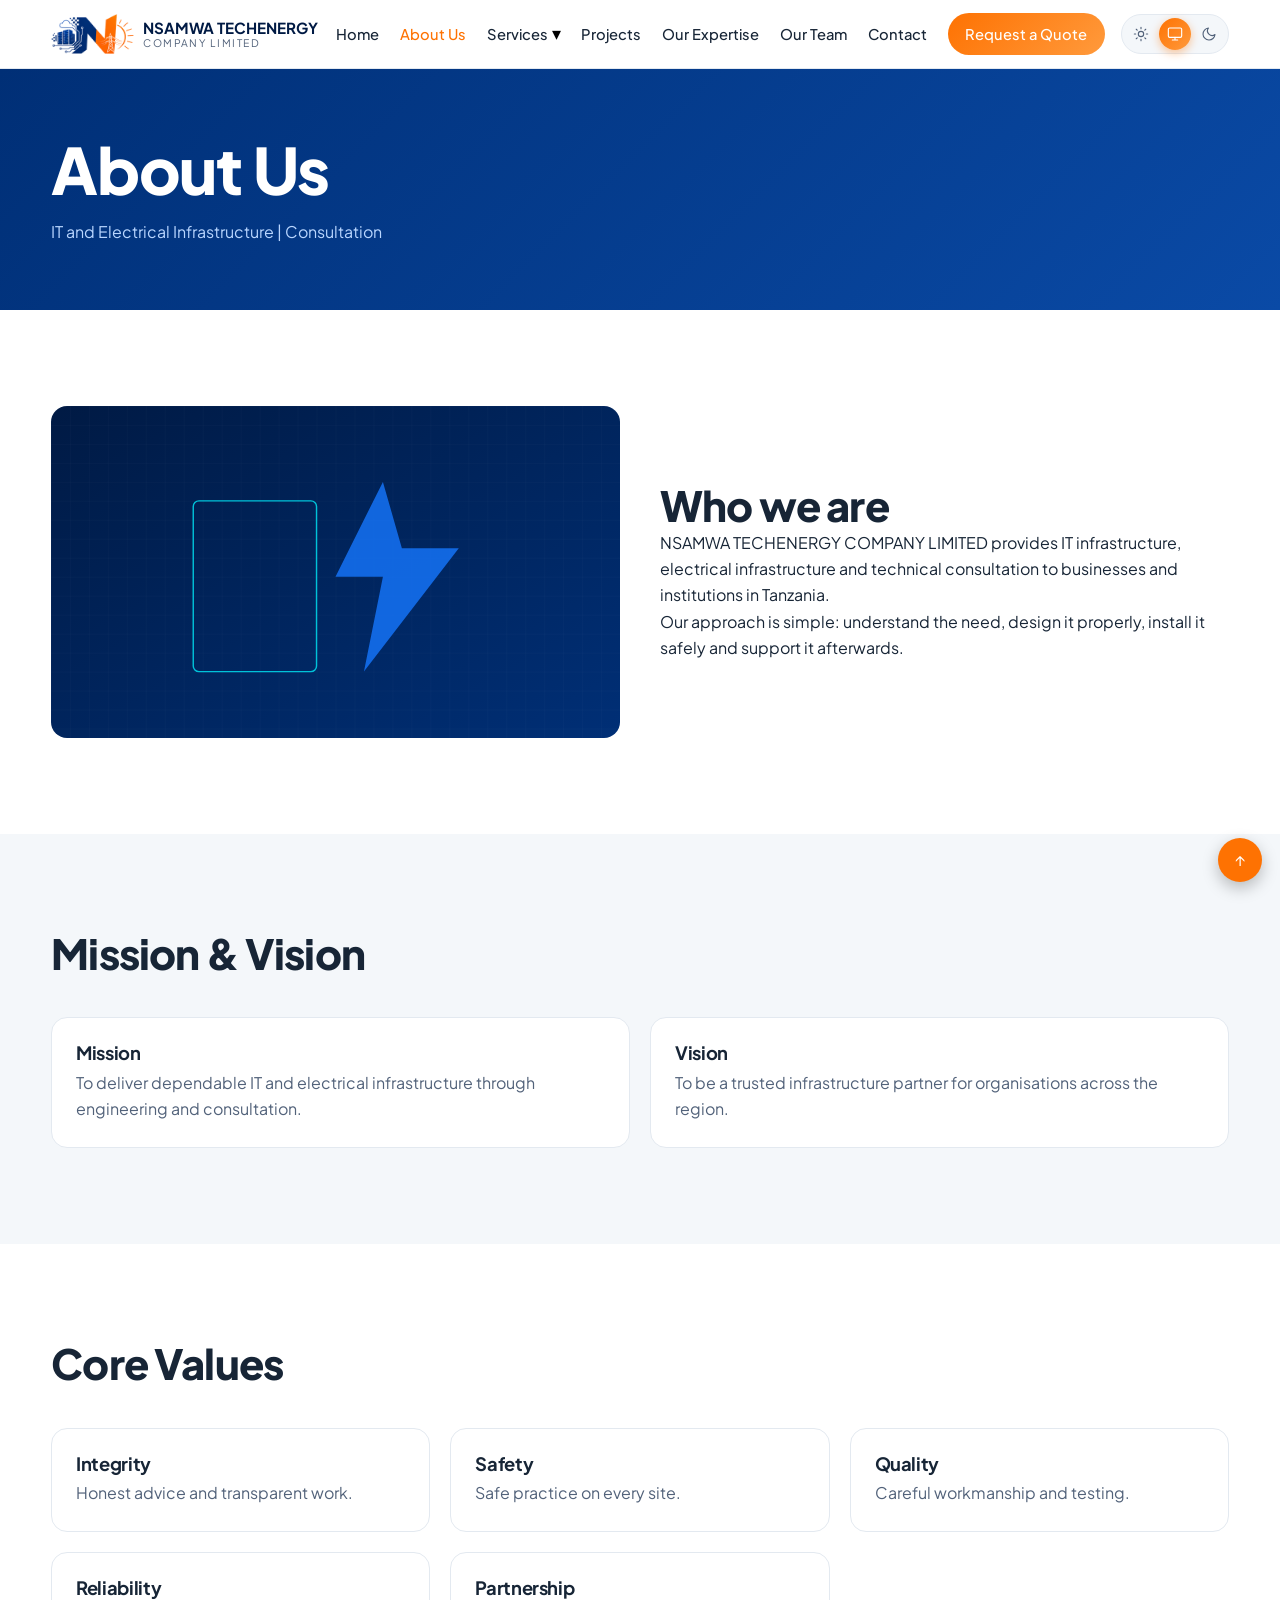
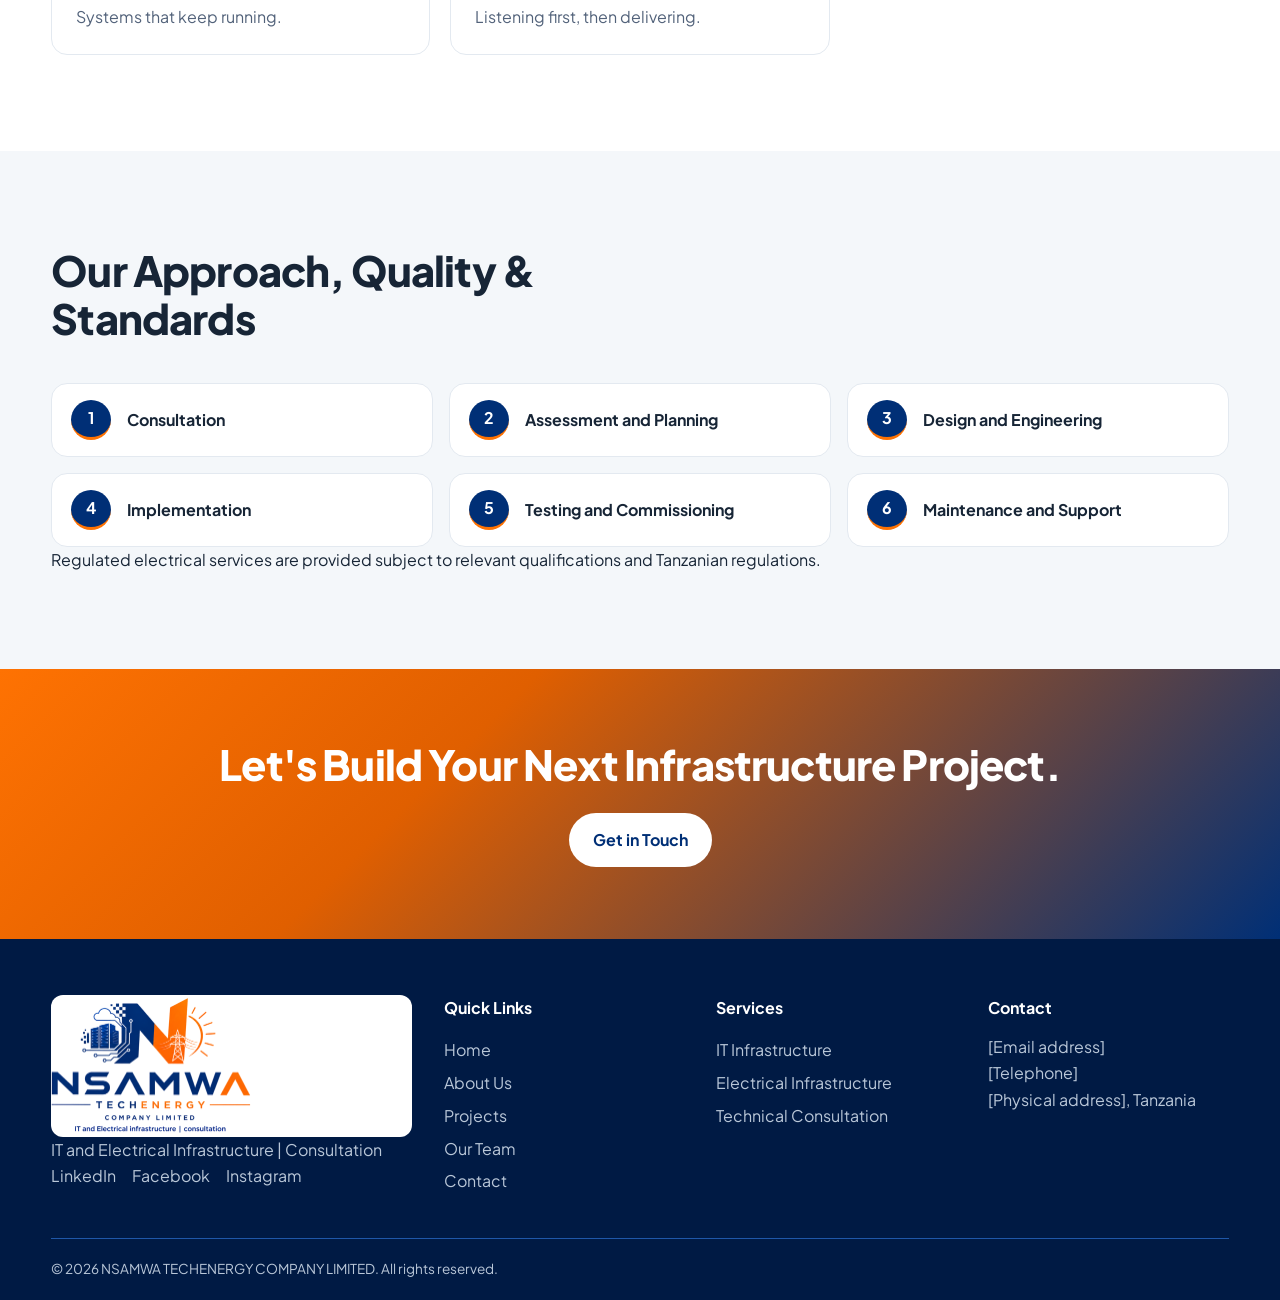
<file: about.html>
<!DOCTYPE html><html lang="en"><head><meta charset="utf-8"><meta name="viewport" content="width=device-width,initial-scale=1"><title>About Us | NSAMWA TECHENERGY COMPANY LIMITED</title><meta name="description" content="About NSAMWA TECHENERGY COMPANY LIMITED: mission, vision, values and approach."><meta property="og:title" content="About Us | NSAMWA TECHENERGY"><meta property="og:description" content="About NSAMWA TECHENERGY COMPANY LIMITED: mission, vision, values and approach."><meta property="og:type" content="website"><meta property="og:image" content="assets/logo/logo-full.png"><meta name="theme-color" content="#001A44"><script src="js/theme.js"></script><link rel="icon" href="favicon.ico" sizes="any"><link rel="icon" href="assets/logo/favicon-192.png" type="image/png"><link rel="preconnect" href="https://fonts.googleapis.com"><link rel="stylesheet" href="https://fonts.googleapis.com/css2?family=Plus+Jakarta+Sans:wght@400;500;700;800&display=swap"><link rel="stylesheet" href="css/style.css"><link rel="stylesheet" href="css/animations.css"><link rel="stylesheet" href="css/responsive.css"></head><body data-page="about.html">
<svg width="0" height="0" style="position:absolute" aria-hidden="true"><symbol id="i-network" viewBox="0 0 24 24"><rect x="9" y="2" width="6" height="6" rx="1"/><rect x="2" y="16" width="6" height="6" rx="1"/><rect x="16" y="16" width="6" height="6" rx="1"/><path d="M12 8v4M5 16v-4h14v4"/></symbol><symbol id="i-cable" viewBox="0 0 24 24"><path d="M9 2v6M15 2v6M7 8h10v4a5 5 0 0 1-10 0z"/><path d="M12 17v5"/></symbol><symbol id="i-globe" viewBox="0 0 24 24"><circle cx="12" cy="12" r="10"/><path d="M2 12h20M12 2a15 15 0 0 1 0 20M12 2a15 15 0 0 0 0 20"/></symbol><symbol id="i-wifi" viewBox="0 0 24 24"><path d="M5 12.5a10 10 0 0 1 14 0M8.5 16a5 5 0 0 1 7 0M2 9a15 15 0 0 1 20 0"/><circle cx="12" cy="19.5" r="1"/></symbol><symbol id="i-server" viewBox="0 0 24 24"><rect x="2" y="3" width="20" height="7" rx="2"/><rect x="2" y="14" width="20" height="7" rx="2"/><path d="M6 6.5h.01M6 17.5h.01"/></symbol><symbol id="i-datacenter" viewBox="0 0 24 24"><rect x="4" y="2" width="16" height="20" rx="2"/><path d="M8 6h8M8 10h8M8 14h8M8 18h3"/></symbol><symbol id="i-camera" viewBox="0 0 24 24"><path d="M23 7l-7 5 7 5z"/><rect x="1" y="5" width="15" height="14" rx="2"/></symbol><symbol id="i-lock" viewBox="0 0 24 24"><rect x="4" y="11" width="16" height="10" rx="2"/><path d="M8 11V7a4 4 0 0 1 8 0v4M12 15v2"/></symbol><symbol id="i-shield" viewBox="0 0 24 24"><path d="M12 22s8-4 8-10V5l-8-3-8 3v7c0 6 8 10 8 10z"/><path d="M9 12l2 2 4-4"/></symbol><symbol id="i-support" viewBox="0 0 24 24"><path d="M3 14v-2a9 9 0 0 1 18 0v2"/><rect x="2" y="14" width="5" height="7" rx="2"/><rect x="17" y="14" width="5" height="7" rx="2"/></symbol><symbol id="i-layers" viewBox="0 0 24 24"><path d="M12 2l10 5-10 5L2 7z"/><path d="M2 12l10 5 10-5M2 17l10 5 10-5"/></symbol><symbol id="i-bulb" viewBox="0 0 24 24"><path d="M9 18h6M10 22h4"/><path d="M12 2a7 7 0 0 0-4 12.7c.7.6 1 1.4 1 2.3h6c0-.9.3-1.7 1-2.3A7 7 0 0 0 12 2z"/></symbol><symbol id="i-pencil" viewBox="0 0 24 24"><path d="M3 21l1-5L17 3l4 4L8 20z"/><path d="M14 6l4 4"/></symbol><symbol id="i-wrench" viewBox="0 0 24 24"><path d="M14.7 6.3a4 4 0 0 0-5.4 5.4L3 18l3 3 6.3-6.3a4 4 0 0 0 5.4-5.4l-2.5 2.5-2.5-.5-.5-2.5z"/></symbol><symbol id="i-bolt" viewBox="0 0 24 24"><path d="M13 2L4 14h7l-1 8 9-12h-7z"/></symbol><symbol id="i-panel" viewBox="0 0 24 24"><rect x="4" y="2" width="16" height="20" rx="2"/><path d="M8 7h3M8 12h3M8 17h3M15 7h1M15 12h1M15 17h1"/></symbol><symbol id="i-battery" viewBox="0 0 24 24"><rect x="2" y="7" width="18" height="10" rx="2"/><path d="M22 11v2M6 10v4M10 10v4"/></symbol><symbol id="i-cog" viewBox="0 0 24 24"><circle cx="12" cy="12" r="3"/><circle cx="12" cy="12" r="7"/><path d="M12 2v3M12 19v3M2 12h3M19 12h3"/></symbol><symbol id="i-sun" viewBox="0 0 24 24"><circle cx="12" cy="12" r="4"/><path d="M12 2v2M12 20v2M4.9 4.9l1.4 1.4M17.7 17.7l1.4 1.4M2 12h2M20 12h2M4.9 19.1l1.4-1.4M17.7 6.3l1.4-1.4"/></symbol><symbol id="i-toolbox" viewBox="0 0 24 24"><rect x="2" y="7" width="20" height="14" rx="2"/><path d="M8 7V5a2 2 0 0 1 2-2h4a2 2 0 0 1 2 2v2M2 13h20"/></symbol><symbol id="i-clipboard" viewBox="0 0 24 24"><rect x="5" y="3" width="14" height="19" rx="2"/><rect x="9" y="1" width="6" height="4" rx="1"/><path d="M9 13l2 2 4-4"/></symbol><symbol id="i-compass" viewBox="0 0 24 24"><circle cx="12" cy="12" r="10"/><path d="M16 8l-2 6-6 2 2-6z"/></symbol><symbol id="i-mail" viewBox="0 0 24 24"><rect x="2" y="4" width="20" height="16" rx="2"/><path d="M2 7l10 6 10-6"/></symbol><symbol id="i-phone" viewBox="0 0 24 24"><path d="M5 3h4l2 5-2.5 1.5a11 11 0 0 0 6 6L16 13l5 2v4a2 2 0 0 1-2 2A16 16 0 0 1 3 5a2 2 0 0 1 2-2z"/></symbol><symbol id="i-pin" viewBox="0 0 24 24"><path d="M12 22s7-6.5 7-12a7 7 0 0 0-14 0c0 5.5 7 12 7 12z"/><circle cx="12" cy="10" r="2.5"/></symbol><symbol id="i-moon" viewBox="0 0 24 24"><path d="M21 12.8A9 9 0 1 1 11.2 3a7 7 0 0 0 9.8 9.8z"/></symbol><symbol id="i-monitor" viewBox="0 0 24 24"><rect x="2" y="3" width="20" height="14" rx="2"/><path d="M8 21h8M12 17v4"/></symbol></svg>
<a class="skip" href="#main">Skip to content</a>
<header class="hdr"><div class="wrap bar"><a class="brand" href="index.html" aria-label="NSAMWA TECHENERGY home"><img src="assets/logo/logo-mark.png" alt="" width="82" height="40"><span><strong>NSAMWA TECHENERGY</strong><small>COMPANY LIMITED</small></span></a><div class="tgl" role="group" aria-label="Colour theme"><button type="button" data-t="light" aria-label="Light theme" title="Light" aria-pressed="false"><svg class="si" viewBox="0 0 24 24" aria-hidden="true"><use href="#i-sun"/></svg></button><button type="button" data-t="system" aria-label="System theme" title="System" aria-pressed="false"><svg class="si" viewBox="0 0 24 24" aria-hidden="true"><use href="#i-monitor"/></svg></button><button type="button" data-t="dark" aria-label="Dark theme" title="Dark" aria-pressed="false"><svg class="si" viewBox="0 0 24 24" aria-hidden="true"><use href="#i-moon"/></svg></button></div><button class="burger" aria-label="Toggle menu" aria-expanded="false" aria-controls="nav"><span></span><span></span><span></span></button><nav id="nav" aria-label="Main"><ul><li><a href="index.html" data-page="index.html">Home</a></li><li><a href="about.html" data-page="about.html">About Us</a></li><li class="dd"><a href="services.html" data-page="services.html">Services</a><button class="dd-btn" aria-label="Open services menu" aria-expanded="false">▾</button><ul class="menu"><li><a href="services.html#it">IT Infrastructure</a></li><li><a href="services.html#electrical">Electrical Infrastructure</a></li><li><a href="services.html#consultation">Technical Consultation</a></li></ul></li><li><a href="projects.html" data-page="projects.html">Projects</a></li><li><a href="index.html#expertise" data-page="index.html#expertise">Our Expertise</a></li><li><a href="team.html" data-page="team.html">Our Team</a></li><li><a href="contact.html" data-page="contact.html">Contact</a></li><li><a class="btn sm" href="contact.html#quote">Request a Quote</a></li></ul></nav></div></header>
<main id="main"><section class="phead"><div class="wrap"><h1>About Us</h1><p>IT and Electrical Infrastructure | Consultation</p></div></section><section class="sec "><div class="wrap"><div class="two"><img class="rnd reveal" src="assets/images/about.svg" alt="Engineering illustration" loading="lazy" width="600" height="400"><div class="reveal"><h2>Who we are</h2><p>NSAMWA TECHENERGY COMPANY LIMITED provides IT infrastructure, electrical infrastructure and technical consultation to businesses and institutions in Tanzania.</p><p>Our approach is simple: understand the need, design it properly, install it safely and support it afterwards.</p></div></div></div></section><section class="sec alt"><div class="wrap"><div class="sh reveal"><h2>Mission & Vision</h2><p></p></div><div class="grid2"><div class="card reveal"><h3>Mission</h3><p>To deliver dependable IT and electrical infrastructure through engineering and consultation.</p></div><div class="card reveal"><h3>Vision</h3><p>To be a trusted infrastructure partner for organisations across the region.</p></div></div></div></section><section class="sec "><div class="wrap"><div class="sh reveal"><h2>Core Values</h2><p></p></div><div class="grid3"><div class="card reveal"><h3>Integrity</h3><p>Honest advice and transparent work.</p></div><div class="card reveal"><h3>Safety</h3><p>Safe practice on every site.</p></div><div class="card reveal"><h3>Quality</h3><p>Careful workmanship and testing.</p></div><div class="card reveal"><h3>Reliability</h3><p>Systems that keep running.</p></div><div class="card reveal"><h3>Partnership</h3><p>Listening first, then delivering.</p></div></div></div></section><section class="sec alt"><div class="wrap"><div class="sh reveal"><h2>Our Approach, Quality & Standards</h2><p></p></div><ol class="steps"><li class="reveal"><b>1</b><span>Consultation</span></li><li class="reveal"><b>2</b><span>Assessment and Planning</span></li><li class="reveal"><b>3</b><span>Design and Engineering</span></li><li class="reveal"><b>4</b><span>Implementation</span></li><li class="reveal"><b>5</b><span>Testing and Commissioning</span></li><li class="reveal"><b>6</b><span>Maintenance and Support</span></li></ol><p>Regulated electrical services are provided subject to relevant qualifications and Tanzanian regulations.</p></div></section><section class="cta"><div class="wrap"><h2>Let's Build Your Next Infrastructure Project.</h2><a class="btn" href="contact.html">Get in Touch</a></div></section></main>
<footer class="ftr"><div class="wrap fgrid"><div><a class="flogo" href="index.html"><img src="assets/logo/logo-full.png" alt="NSAMWA TECHENERGY COMPANY LIMITED logo" width="200" height="113" loading="lazy"></a><p>IT and Electrical Infrastructure | Consultation</p><p class="soc"><a href="#" aria-label="LinkedIn">LinkedIn</a> <a href="#" aria-label="Facebook">Facebook</a> <a href="#" aria-label="Instagram">Instagram</a></p></div><div><h4>Quick Links</h4><a href="index.html">Home</a><a href="about.html">About Us</a><a href="projects.html">Projects</a><a href="team.html">Our Team</a><a href="contact.html">Contact</a></div><div><h4>Services</h4><a href="services.html#it">IT Infrastructure</a><a href="services.html#electrical">Electrical Infrastructure</a><a href="services.html#consultation">Technical Consultation</a></div><div><h4>Contact</h4><p>[Email address]</p><p>[Telephone]</p><p>[Physical address], Tanzania</p></div></div><div class="wrap copy">© <span id="yr">2026</span> NSAMWA TECHENERGY COMPANY LIMITED. All rights reserved.</div></footer>
<a href="#" class="top" id="top" aria-label="Back to top" hidden>↑</a>
<script src="js/main.js" defer></script><script src="js/navigation.js" defer></script><script src="js/animations.js" defer></script><script src="js/projects.js" defer></script><script src="js/forms.js" defer></script></body></html>
</file>
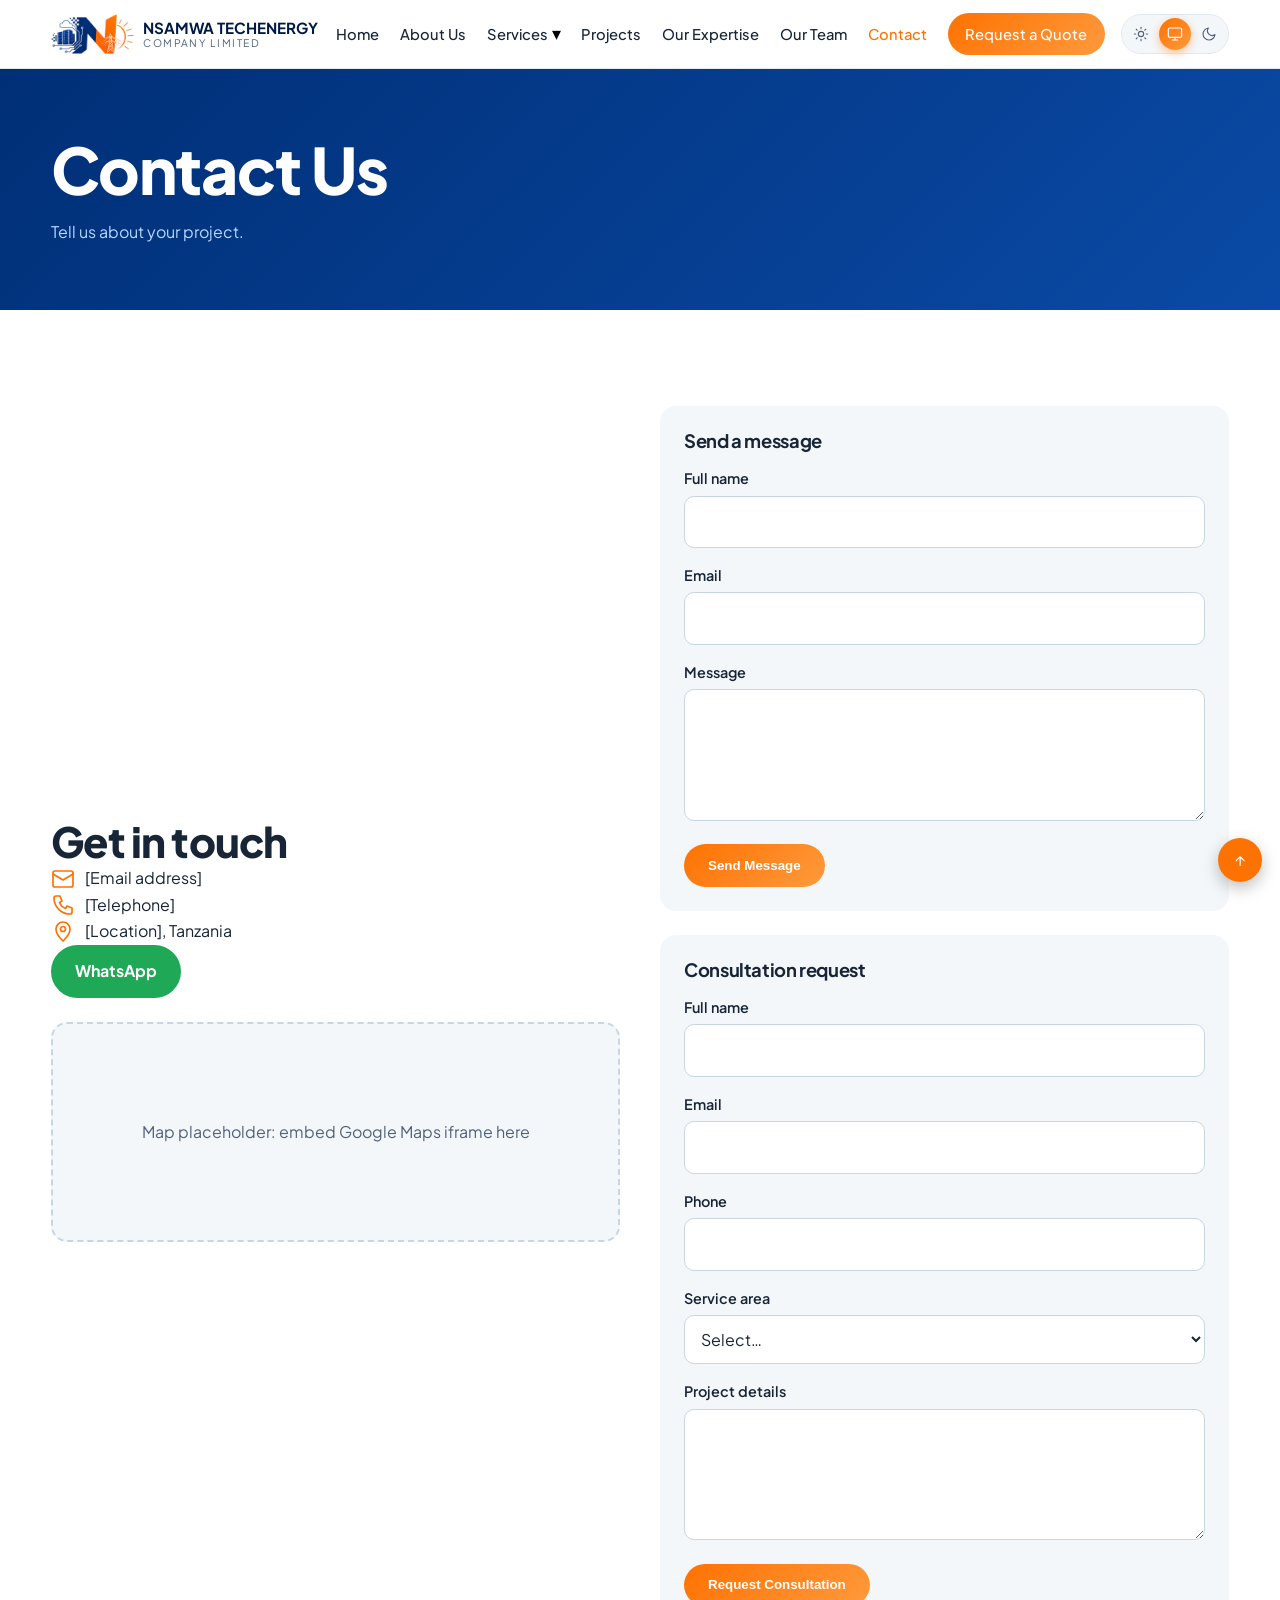
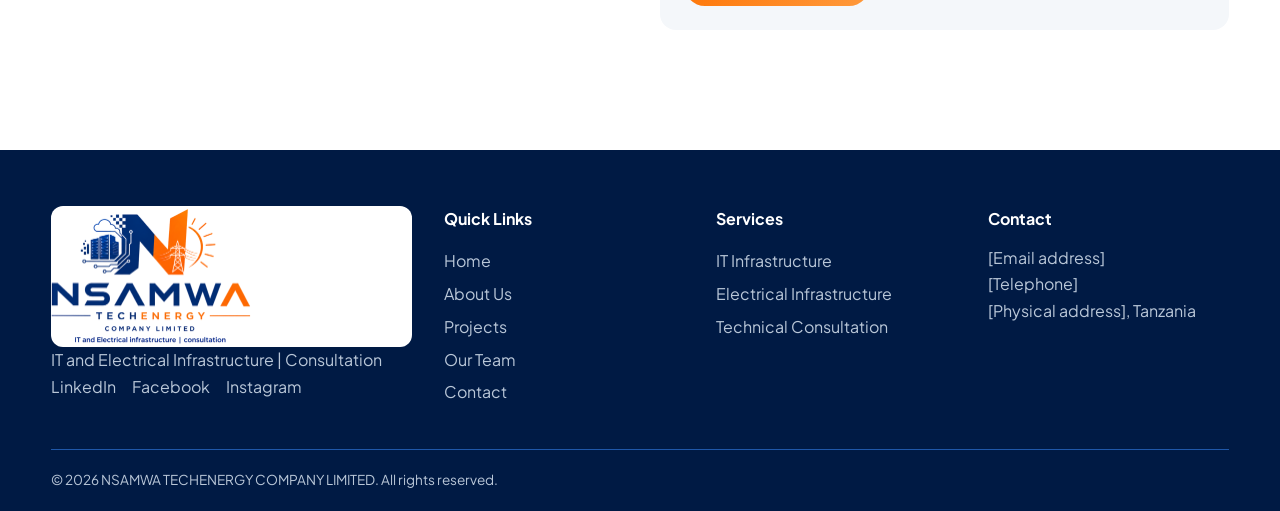
<file: contact.html>
<!DOCTYPE html><html lang="en"><head><meta charset="utf-8"><meta name="viewport" content="width=device-width,initial-scale=1"><title>Contact | NSAMWA TECHENERGY COMPANY LIMITED</title><meta name="description" content="Contact NSAMWA TECHENERGY for quotes and consultations."><meta property="og:title" content="Contact | NSAMWA TECHENERGY"><meta property="og:description" content="Contact NSAMWA TECHENERGY for quotes and consultations."><meta property="og:type" content="website"><meta property="og:image" content="assets/logo/logo-full.png"><meta name="theme-color" content="#001A44"><script src="js/theme.js"></script><link rel="icon" href="favicon.ico" sizes="any"><link rel="icon" href="assets/logo/favicon-192.png" type="image/png"><link rel="preconnect" href="https://fonts.googleapis.com"><link rel="stylesheet" href="https://fonts.googleapis.com/css2?family=Plus+Jakarta+Sans:wght@400;500;700;800&display=swap"><link rel="stylesheet" href="css/style.css"><link rel="stylesheet" href="css/animations.css"><link rel="stylesheet" href="css/responsive.css"></head><body data-page="contact.html">
<svg width="0" height="0" style="position:absolute" aria-hidden="true"><symbol id="i-network" viewBox="0 0 24 24"><rect x="9" y="2" width="6" height="6" rx="1"/><rect x="2" y="16" width="6" height="6" rx="1"/><rect x="16" y="16" width="6" height="6" rx="1"/><path d="M12 8v4M5 16v-4h14v4"/></symbol><symbol id="i-cable" viewBox="0 0 24 24"><path d="M9 2v6M15 2v6M7 8h10v4a5 5 0 0 1-10 0z"/><path d="M12 17v5"/></symbol><symbol id="i-globe" viewBox="0 0 24 24"><circle cx="12" cy="12" r="10"/><path d="M2 12h20M12 2a15 15 0 0 1 0 20M12 2a15 15 0 0 0 0 20"/></symbol><symbol id="i-wifi" viewBox="0 0 24 24"><path d="M5 12.5a10 10 0 0 1 14 0M8.5 16a5 5 0 0 1 7 0M2 9a15 15 0 0 1 20 0"/><circle cx="12" cy="19.5" r="1"/></symbol><symbol id="i-server" viewBox="0 0 24 24"><rect x="2" y="3" width="20" height="7" rx="2"/><rect x="2" y="14" width="20" height="7" rx="2"/><path d="M6 6.5h.01M6 17.5h.01"/></symbol><symbol id="i-datacenter" viewBox="0 0 24 24"><rect x="4" y="2" width="16" height="20" rx="2"/><path d="M8 6h8M8 10h8M8 14h8M8 18h3"/></symbol><symbol id="i-camera" viewBox="0 0 24 24"><path d="M23 7l-7 5 7 5z"/><rect x="1" y="5" width="15" height="14" rx="2"/></symbol><symbol id="i-lock" viewBox="0 0 24 24"><rect x="4" y="11" width="16" height="10" rx="2"/><path d="M8 11V7a4 4 0 0 1 8 0v4M12 15v2"/></symbol><symbol id="i-shield" viewBox="0 0 24 24"><path d="M12 22s8-4 8-10V5l-8-3-8 3v7c0 6 8 10 8 10z"/><path d="M9 12l2 2 4-4"/></symbol><symbol id="i-support" viewBox="0 0 24 24"><path d="M3 14v-2a9 9 0 0 1 18 0v2"/><rect x="2" y="14" width="5" height="7" rx="2"/><rect x="17" y="14" width="5" height="7" rx="2"/></symbol><symbol id="i-layers" viewBox="0 0 24 24"><path d="M12 2l10 5-10 5L2 7z"/><path d="M2 12l10 5 10-5M2 17l10 5 10-5"/></symbol><symbol id="i-bulb" viewBox="0 0 24 24"><path d="M9 18h6M10 22h4"/><path d="M12 2a7 7 0 0 0-4 12.7c.7.6 1 1.4 1 2.3h6c0-.9.3-1.7 1-2.3A7 7 0 0 0 12 2z"/></symbol><symbol id="i-pencil" viewBox="0 0 24 24"><path d="M3 21l1-5L17 3l4 4L8 20z"/><path d="M14 6l4 4"/></symbol><symbol id="i-wrench" viewBox="0 0 24 24"><path d="M14.7 6.3a4 4 0 0 0-5.4 5.4L3 18l3 3 6.3-6.3a4 4 0 0 0 5.4-5.4l-2.5 2.5-2.5-.5-.5-2.5z"/></symbol><symbol id="i-bolt" viewBox="0 0 24 24"><path d="M13 2L4 14h7l-1 8 9-12h-7z"/></symbol><symbol id="i-panel" viewBox="0 0 24 24"><rect x="4" y="2" width="16" height="20" rx="2"/><path d="M8 7h3M8 12h3M8 17h3M15 7h1M15 12h1M15 17h1"/></symbol><symbol id="i-battery" viewBox="0 0 24 24"><rect x="2" y="7" width="18" height="10" rx="2"/><path d="M22 11v2M6 10v4M10 10v4"/></symbol><symbol id="i-cog" viewBox="0 0 24 24"><circle cx="12" cy="12" r="3"/><circle cx="12" cy="12" r="7"/><path d="M12 2v3M12 19v3M2 12h3M19 12h3"/></symbol><symbol id="i-sun" viewBox="0 0 24 24"><circle cx="12" cy="12" r="4"/><path d="M12 2v2M12 20v2M4.9 4.9l1.4 1.4M17.7 17.7l1.4 1.4M2 12h2M20 12h2M4.9 19.1l1.4-1.4M17.7 6.3l1.4-1.4"/></symbol><symbol id="i-toolbox" viewBox="0 0 24 24"><rect x="2" y="7" width="20" height="14" rx="2"/><path d="M8 7V5a2 2 0 0 1 2-2h4a2 2 0 0 1 2 2v2M2 13h20"/></symbol><symbol id="i-clipboard" viewBox="0 0 24 24"><rect x="5" y="3" width="14" height="19" rx="2"/><rect x="9" y="1" width="6" height="4" rx="1"/><path d="M9 13l2 2 4-4"/></symbol><symbol id="i-compass" viewBox="0 0 24 24"><circle cx="12" cy="12" r="10"/><path d="M16 8l-2 6-6 2 2-6z"/></symbol><symbol id="i-mail" viewBox="0 0 24 24"><rect x="2" y="4" width="20" height="16" rx="2"/><path d="M2 7l10 6 10-6"/></symbol><symbol id="i-phone" viewBox="0 0 24 24"><path d="M5 3h4l2 5-2.5 1.5a11 11 0 0 0 6 6L16 13l5 2v4a2 2 0 0 1-2 2A16 16 0 0 1 3 5a2 2 0 0 1 2-2z"/></symbol><symbol id="i-pin" viewBox="0 0 24 24"><path d="M12 22s7-6.5 7-12a7 7 0 0 0-14 0c0 5.5 7 12 7 12z"/><circle cx="12" cy="10" r="2.5"/></symbol><symbol id="i-moon" viewBox="0 0 24 24"><path d="M21 12.8A9 9 0 1 1 11.2 3a7 7 0 0 0 9.8 9.8z"/></symbol><symbol id="i-monitor" viewBox="0 0 24 24"><rect x="2" y="3" width="20" height="14" rx="2"/><path d="M8 21h8M12 17v4"/></symbol></svg>
<a class="skip" href="#main">Skip to content</a>
<header class="hdr"><div class="wrap bar"><a class="brand" href="index.html" aria-label="NSAMWA TECHENERGY home"><img src="assets/logo/logo-mark.png" alt="" width="82" height="40"><span><strong>NSAMWA TECHENERGY</strong><small>COMPANY LIMITED</small></span></a><div class="tgl" role="group" aria-label="Colour theme"><button type="button" data-t="light" aria-label="Light theme" title="Light" aria-pressed="false"><svg class="si" viewBox="0 0 24 24" aria-hidden="true"><use href="#i-sun"/></svg></button><button type="button" data-t="system" aria-label="System theme" title="System" aria-pressed="false"><svg class="si" viewBox="0 0 24 24" aria-hidden="true"><use href="#i-monitor"/></svg></button><button type="button" data-t="dark" aria-label="Dark theme" title="Dark" aria-pressed="false"><svg class="si" viewBox="0 0 24 24" aria-hidden="true"><use href="#i-moon"/></svg></button></div><button class="burger" aria-label="Toggle menu" aria-expanded="false" aria-controls="nav"><span></span><span></span><span></span></button><nav id="nav" aria-label="Main"><ul><li><a href="index.html" data-page="index.html">Home</a></li><li><a href="about.html" data-page="about.html">About Us</a></li><li class="dd"><a href="services.html" data-page="services.html">Services</a><button class="dd-btn" aria-label="Open services menu" aria-expanded="false">▾</button><ul class="menu"><li><a href="services.html#it">IT Infrastructure</a></li><li><a href="services.html#electrical">Electrical Infrastructure</a></li><li><a href="services.html#consultation">Technical Consultation</a></li></ul></li><li><a href="projects.html" data-page="projects.html">Projects</a></li><li><a href="index.html#expertise" data-page="index.html#expertise">Our Expertise</a></li><li><a href="team.html" data-page="team.html">Our Team</a></li><li><a href="contact.html" data-page="contact.html">Contact</a></li><li><a class="btn sm" href="contact.html#quote">Request a Quote</a></li></ul></nav></div></header>
<main id="main"><section class="phead"><div class="wrap"><h1>Contact Us</h1><p>Tell us about your project.</p></div></section><section class="sec "><div class="wrap"><div class="two"><div class="reveal"><h2>Get in touch</h2><p class="ci"><svg class="si" viewBox="0 0 24 24" aria-hidden="true"><use href="#i-mail"/></svg> [Email address]</p><p class="ci"><svg class="si" viewBox="0 0 24 24" aria-hidden="true"><use href="#i-phone"/></svg> [Telephone]</p><p class="ci"><svg class="si" viewBox="0 0 24 24" aria-hidden="true"><use href="#i-pin"/></svg> [Location], Tanzania</p><a class="btn wa" href="https://wa.me/255000000000" target="_blank" rel="noopener" href="https://wa.me/message/WOEOOVEGOKIND1">WhatsApp</a><div class="map" role="img" aria-label="Map placeholder">Map placeholder: embed Google Maps iframe here</div></div><div><form class="form reveal" id="contactForm" novalidate><h3>Send a message</h3><div class="f"><label for="name">Full name</label><input id="name" name="name" type="text" required><small class="err" aria-live="polite"></small></div><div class="f"><label for="email">Email</label><input id="email" name="email" type="email" required><small class="err" aria-live="polite"></small></div><div class="f"><label for="msg">Message</label><textarea id="msg" name="msg" rows="4" required></textarea><small class="err" aria-live="polite"></small></div><button class="btn" type="submit">Send Message</button><p class="ok" hidden>Thank you. Your message is valid and ready to send.</p></form><span id="quote"></span><form class="form reveal" id="consult" novalidate><h3>Consultation request</h3><div class="f"><label for="cname">Full name</label><input id="cname" name="cname" type="text" required><small class="err" aria-live="polite"></small></div><div class="f"><label for="cemail">Email</label><input id="cemail" name="cemail" type="email" required><small class="err" aria-live="polite"></small></div><div class="f"><label for="cphone">Phone</label><input id="cphone" name="cphone" type="tel" required><small class="err" aria-live="polite"></small></div><div class="f"><label for="cdiv">Service area</label><select id="cdiv" required><option value="">Select…</option><option>IT Infrastructure</option><option>Electrical Infrastructure</option><option>Both / Not sure</option></select><small class="err"></small></div><div class="f"><label for="cmsg">Project details</label><textarea id="cmsg" name="cmsg" rows="4" required></textarea><small class="err" aria-live="polite"></small></div><button class="btn" type="submit">Request Consultation</button><p class="ok" hidden>Thank you. Your request is valid and ready to send.</p></form></div></div></div></section></main>
<footer class="ftr"><div class="wrap fgrid"><div><a class="flogo" href="index.html"><img src="assets/logo/logo-full.png" alt="NSAMWA TECHENERGY COMPANY LIMITED logo" width="200" height="113" loading="lazy"></a><p>IT and Electrical Infrastructure | Consultation</p><p class="soc"><a href="#" aria-label="LinkedIn">LinkedIn</a> <a href="#" aria-label="Facebook">Facebook</a> <a href="#" aria-label="Instagram">Instagram</a></p></div><div><h4>Quick Links</h4><a href="index.html">Home</a><a href="about.html">About Us</a><a href="projects.html">Projects</a><a href="team.html">Our Team</a><a href="contact.html">Contact</a></div><div><h4>Services</h4><a href="services.html#it">IT Infrastructure</a><a href="services.html#electrical">Electrical Infrastructure</a><a href="services.html#consultation">Technical Consultation</a></div><div><h4>Contact</h4><p>[Email address]</p><p>[Telephone]</p><p>[Physical address], Tanzania</p></div></div><div class="wrap copy">© <span id="yr">2026</span> NSAMWA TECHENERGY COMPANY LIMITED. All rights reserved.</div></footer>
<a href="#" class="top" id="top" aria-label="Back to top" hidden>↑</a>
<script src="js/main.js" defer></script><script src="js/navigation.js" defer></script><script src="js/animations.js" defer></script><script src="js/projects.js" defer></script><script src="js/forms.js" defer></script></body></html>
</file>
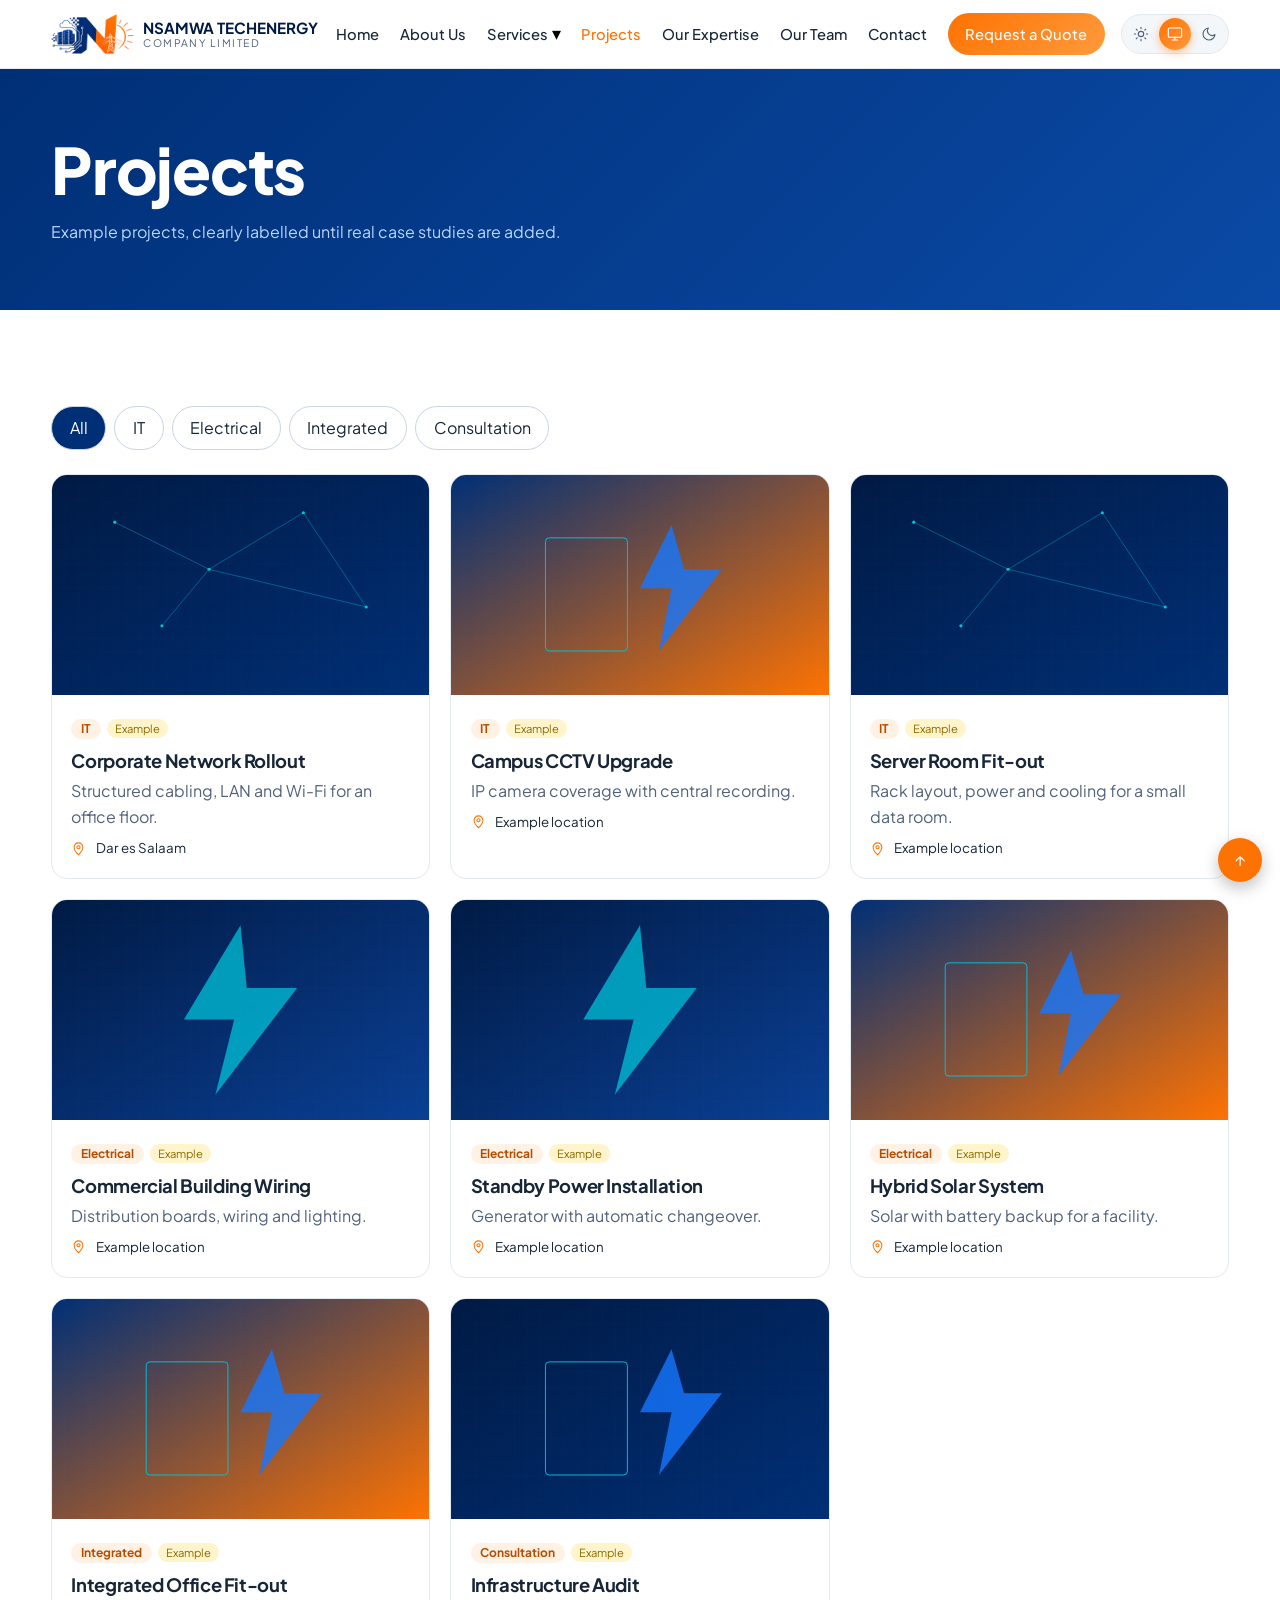
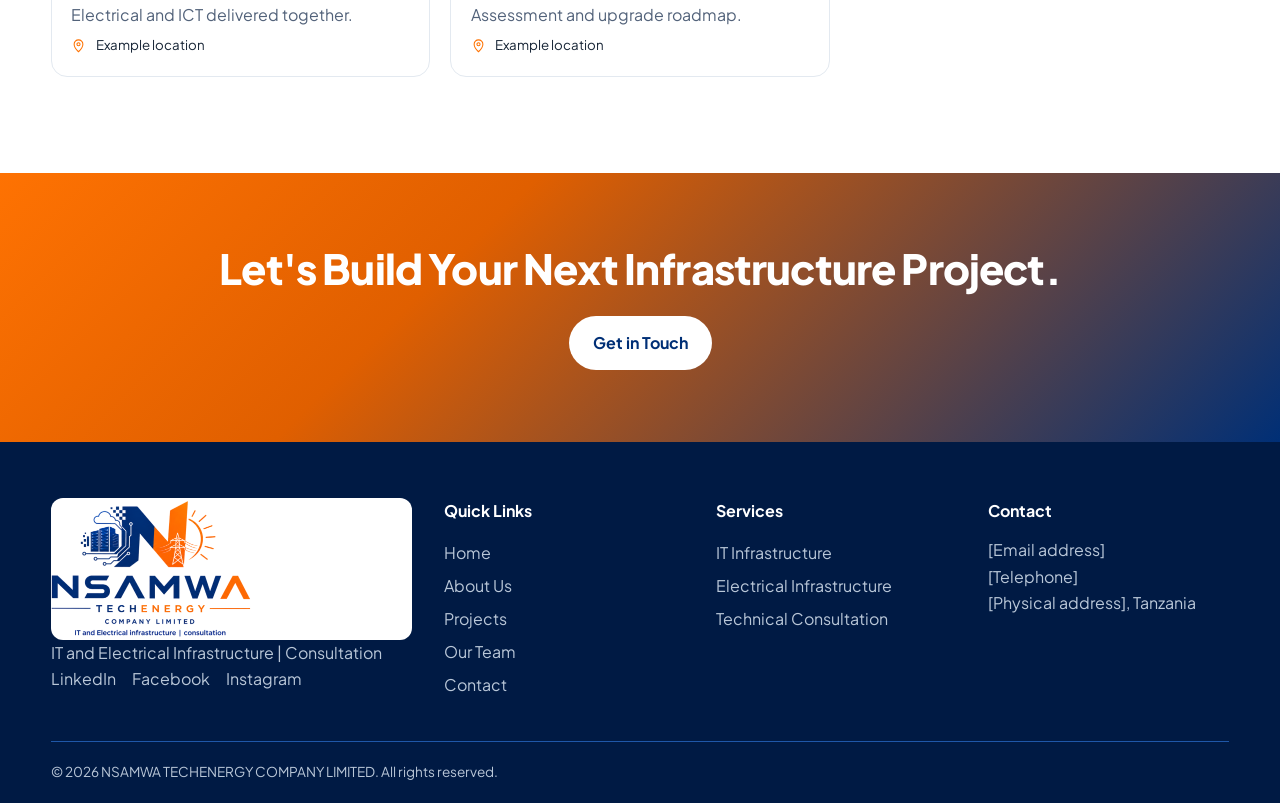
<file: projects.html>
<!DOCTYPE html><html lang="en"><head><meta charset="utf-8"><meta name="viewport" content="width=device-width,initial-scale=1"><title>Projects | NSAMWA TECHENERGY COMPANY LIMITED</title><meta name="description" content="Example projects across IT, electrical, integrated and consultation work."><meta property="og:title" content="Projects | NSAMWA TECHENERGY"><meta property="og:description" content="Example projects across IT, electrical, integrated and consultation work."><meta property="og:type" content="website"><meta property="og:image" content="assets/logo/logo-full.png"><meta name="theme-color" content="#001A44"><script src="js/theme.js"></script><link rel="icon" href="favicon.ico" sizes="any"><link rel="icon" href="assets/logo/favicon-192.png" type="image/png"><link rel="preconnect" href="https://fonts.googleapis.com"><link rel="stylesheet" href="https://fonts.googleapis.com/css2?family=Plus+Jakarta+Sans:wght@400;500;700;800&display=swap"><link rel="stylesheet" href="css/style.css"><link rel="stylesheet" href="css/animations.css"><link rel="stylesheet" href="css/responsive.css"></head><body data-page="projects.html">
<svg width="0" height="0" style="position:absolute" aria-hidden="true"><symbol id="i-network" viewBox="0 0 24 24"><rect x="9" y="2" width="6" height="6" rx="1"/><rect x="2" y="16" width="6" height="6" rx="1"/><rect x="16" y="16" width="6" height="6" rx="1"/><path d="M12 8v4M5 16v-4h14v4"/></symbol><symbol id="i-cable" viewBox="0 0 24 24"><path d="M9 2v6M15 2v6M7 8h10v4a5 5 0 0 1-10 0z"/><path d="M12 17v5"/></symbol><symbol id="i-globe" viewBox="0 0 24 24"><circle cx="12" cy="12" r="10"/><path d="M2 12h20M12 2a15 15 0 0 1 0 20M12 2a15 15 0 0 0 0 20"/></symbol><symbol id="i-wifi" viewBox="0 0 24 24"><path d="M5 12.5a10 10 0 0 1 14 0M8.5 16a5 5 0 0 1 7 0M2 9a15 15 0 0 1 20 0"/><circle cx="12" cy="19.5" r="1"/></symbol><symbol id="i-server" viewBox="0 0 24 24"><rect x="2" y="3" width="20" height="7" rx="2"/><rect x="2" y="14" width="20" height="7" rx="2"/><path d="M6 6.5h.01M6 17.5h.01"/></symbol><symbol id="i-datacenter" viewBox="0 0 24 24"><rect x="4" y="2" width="16" height="20" rx="2"/><path d="M8 6h8M8 10h8M8 14h8M8 18h3"/></symbol><symbol id="i-camera" viewBox="0 0 24 24"><path d="M23 7l-7 5 7 5z"/><rect x="1" y="5" width="15" height="14" rx="2"/></symbol><symbol id="i-lock" viewBox="0 0 24 24"><rect x="4" y="11" width="16" height="10" rx="2"/><path d="M8 11V7a4 4 0 0 1 8 0v4M12 15v2"/></symbol><symbol id="i-shield" viewBox="0 0 24 24"><path d="M12 22s8-4 8-10V5l-8-3-8 3v7c0 6 8 10 8 10z"/><path d="M9 12l2 2 4-4"/></symbol><symbol id="i-support" viewBox="0 0 24 24"><path d="M3 14v-2a9 9 0 0 1 18 0v2"/><rect x="2" y="14" width="5" height="7" rx="2"/><rect x="17" y="14" width="5" height="7" rx="2"/></symbol><symbol id="i-layers" viewBox="0 0 24 24"><path d="M12 2l10 5-10 5L2 7z"/><path d="M2 12l10 5 10-5M2 17l10 5 10-5"/></symbol><symbol id="i-bulb" viewBox="0 0 24 24"><path d="M9 18h6M10 22h4"/><path d="M12 2a7 7 0 0 0-4 12.7c.7.6 1 1.4 1 2.3h6c0-.9.3-1.7 1-2.3A7 7 0 0 0 12 2z"/></symbol><symbol id="i-pencil" viewBox="0 0 24 24"><path d="M3 21l1-5L17 3l4 4L8 20z"/><path d="M14 6l4 4"/></symbol><symbol id="i-wrench" viewBox="0 0 24 24"><path d="M14.7 6.3a4 4 0 0 0-5.4 5.4L3 18l3 3 6.3-6.3a4 4 0 0 0 5.4-5.4l-2.5 2.5-2.5-.5-.5-2.5z"/></symbol><symbol id="i-bolt" viewBox="0 0 24 24"><path d="M13 2L4 14h7l-1 8 9-12h-7z"/></symbol><symbol id="i-panel" viewBox="0 0 24 24"><rect x="4" y="2" width="16" height="20" rx="2"/><path d="M8 7h3M8 12h3M8 17h3M15 7h1M15 12h1M15 17h1"/></symbol><symbol id="i-battery" viewBox="0 0 24 24"><rect x="2" y="7" width="18" height="10" rx="2"/><path d="M22 11v2M6 10v4M10 10v4"/></symbol><symbol id="i-cog" viewBox="0 0 24 24"><circle cx="12" cy="12" r="3"/><circle cx="12" cy="12" r="7"/><path d="M12 2v3M12 19v3M2 12h3M19 12h3"/></symbol><symbol id="i-sun" viewBox="0 0 24 24"><circle cx="12" cy="12" r="4"/><path d="M12 2v2M12 20v2M4.9 4.9l1.4 1.4M17.7 17.7l1.4 1.4M2 12h2M20 12h2M4.9 19.1l1.4-1.4M17.7 6.3l1.4-1.4"/></symbol><symbol id="i-toolbox" viewBox="0 0 24 24"><rect x="2" y="7" width="20" height="14" rx="2"/><path d="M8 7V5a2 2 0 0 1 2-2h4a2 2 0 0 1 2 2v2M2 13h20"/></symbol><symbol id="i-clipboard" viewBox="0 0 24 24"><rect x="5" y="3" width="14" height="19" rx="2"/><rect x="9" y="1" width="6" height="4" rx="1"/><path d="M9 13l2 2 4-4"/></symbol><symbol id="i-compass" viewBox="0 0 24 24"><circle cx="12" cy="12" r="10"/><path d="M16 8l-2 6-6 2 2-6z"/></symbol><symbol id="i-mail" viewBox="0 0 24 24"><rect x="2" y="4" width="20" height="16" rx="2"/><path d="M2 7l10 6 10-6"/></symbol><symbol id="i-phone" viewBox="0 0 24 24"><path d="M5 3h4l2 5-2.5 1.5a11 11 0 0 0 6 6L16 13l5 2v4a2 2 0 0 1-2 2A16 16 0 0 1 3 5a2 2 0 0 1 2-2z"/></symbol><symbol id="i-pin" viewBox="0 0 24 24"><path d="M12 22s7-6.5 7-12a7 7 0 0 0-14 0c0 5.5 7 12 7 12z"/><circle cx="12" cy="10" r="2.5"/></symbol><symbol id="i-moon" viewBox="0 0 24 24"><path d="M21 12.8A9 9 0 1 1 11.2 3a7 7 0 0 0 9.8 9.8z"/></symbol><symbol id="i-monitor" viewBox="0 0 24 24"><rect x="2" y="3" width="20" height="14" rx="2"/><path d="M8 21h8M12 17v4"/></symbol></svg>
<a class="skip" href="#main">Skip to content</a>
<header class="hdr"><div class="wrap bar"><a class="brand" href="index.html" aria-label="NSAMWA TECHENERGY home"><img src="assets/logo/logo-mark.png" alt="" width="82" height="40"><span><strong>NSAMWA TECHENERGY</strong><small>COMPANY LIMITED</small></span></a><div class="tgl" role="group" aria-label="Colour theme"><button type="button" data-t="light" aria-label="Light theme" title="Light" aria-pressed="false"><svg class="si" viewBox="0 0 24 24" aria-hidden="true"><use href="#i-sun"/></svg></button><button type="button" data-t="system" aria-label="System theme" title="System" aria-pressed="false"><svg class="si" viewBox="0 0 24 24" aria-hidden="true"><use href="#i-monitor"/></svg></button><button type="button" data-t="dark" aria-label="Dark theme" title="Dark" aria-pressed="false"><svg class="si" viewBox="0 0 24 24" aria-hidden="true"><use href="#i-moon"/></svg></button></div><button class="burger" aria-label="Toggle menu" aria-expanded="false" aria-controls="nav"><span></span><span></span><span></span></button><nav id="nav" aria-label="Main"><ul><li><a href="index.html" data-page="index.html">Home</a></li><li><a href="about.html" data-page="about.html">About Us</a></li><li class="dd"><a href="services.html" data-page="services.html">Services</a><button class="dd-btn" aria-label="Open services menu" aria-expanded="false">▾</button><ul class="menu"><li><a href="services.html#it">IT Infrastructure</a></li><li><a href="services.html#electrical">Electrical Infrastructure</a></li><li><a href="services.html#consultation">Technical Consultation</a></li></ul></li><li><a href="projects.html" data-page="projects.html">Projects</a></li><li><a href="index.html#expertise" data-page="index.html#expertise">Our Expertise</a></li><li><a href="team.html" data-page="team.html">Our Team</a></li><li><a href="contact.html" data-page="contact.html">Contact</a></li><li><a class="btn sm" href="contact.html#quote">Request a Quote</a></li></ul></nav></div></header>
<main id="main"><section class="phead"><div class="wrap"><h1>Projects</h1><p>Example projects, clearly labelled until real case studies are added.</p></div></section><section class="sec "><div class="wrap"><div class="filters" role="group" aria-label="Filter projects"><button class="fb on" data-f="All">All</button><button class="fb" data-f="IT">IT</button><button class="fb" data-f="Electrical">Electrical</button><button class="fb" data-f="Integrated">Integrated</button><button class="fb" data-f="Consultation">Consultation</button></div><div class="grid3" id="pj"><article class="card pj reveal" data-cat="IT"><img src="assets/images/hero-network.svg" alt="Corporate Network Rollout illustration" loading="lazy" width="600" height="350"><div class="pb"><span class="tag">IT</span><span class="ex">Example</span><h3>Corporate Network Rollout</h3><p>Structured cabling, LAN and Wi-Fi for an office floor.</p><small class="ci"><svg class="si" viewBox="0 0 24 24" aria-hidden="true"><use href="#i-pin"/></svg> Dar es Salaam</small></div></article><article class="card pj reveal" data-cat="IT"><img src="assets/images/hero-integrated.svg" alt="Campus CCTV Upgrade illustration" loading="lazy" width="600" height="350"><div class="pb"><span class="tag">IT</span><span class="ex">Example</span><h3>Campus CCTV Upgrade</h3><p>IP camera coverage with central recording.</p><small class="ci"><svg class="si" viewBox="0 0 24 24" aria-hidden="true"><use href="#i-pin"/></svg> Example location</small></div></article><article class="card pj reveal" data-cat="IT"><img src="assets/images/hero-network.svg" alt="Server Room Fit-out illustration" loading="lazy" width="600" height="350"><div class="pb"><span class="tag">IT</span><span class="ex">Example</span><h3>Server Room Fit-out</h3><p>Rack layout, power and cooling for a small data room.</p><small class="ci"><svg class="si" viewBox="0 0 24 24" aria-hidden="true"><use href="#i-pin"/></svg> Example location</small></div></article><article class="card pj reveal" data-cat="Electrical"><img src="assets/images/hero-power.svg" alt="Commercial Building Wiring illustration" loading="lazy" width="600" height="350"><div class="pb"><span class="tag">Electrical</span><span class="ex">Example</span><h3>Commercial Building Wiring</h3><p>Distribution boards, wiring and lighting.</p><small class="ci"><svg class="si" viewBox="0 0 24 24" aria-hidden="true"><use href="#i-pin"/></svg> Example location</small></div></article><article class="card pj reveal" data-cat="Electrical"><img src="assets/images/hero-power.svg" alt="Standby Power Installation illustration" loading="lazy" width="600" height="350"><div class="pb"><span class="tag">Electrical</span><span class="ex">Example</span><h3>Standby Power Installation</h3><p>Generator with automatic changeover.</p><small class="ci"><svg class="si" viewBox="0 0 24 24" aria-hidden="true"><use href="#i-pin"/></svg> Example location</small></div></article><article class="card pj reveal" data-cat="Electrical"><img src="assets/images/hero-integrated.svg" alt="Hybrid Solar System illustration" loading="lazy" width="600" height="350"><div class="pb"><span class="tag">Electrical</span><span class="ex">Example</span><h3>Hybrid Solar System</h3><p>Solar with battery backup for a facility.</p><small class="ci"><svg class="si" viewBox="0 0 24 24" aria-hidden="true"><use href="#i-pin"/></svg> Example location</small></div></article><article class="card pj reveal" data-cat="Integrated"><img src="assets/images/hero-integrated.svg" alt="Integrated Office Fit-out illustration" loading="lazy" width="600" height="350"><div class="pb"><span class="tag">Integrated</span><span class="ex">Example</span><h3>Integrated Office Fit-out</h3><p>Electrical and ICT delivered together.</p><small class="ci"><svg class="si" viewBox="0 0 24 24" aria-hidden="true"><use href="#i-pin"/></svg> Example location</small></div></article><article class="card pj reveal" data-cat="Consultation"><img src="assets/images/about.svg" alt="Infrastructure Audit illustration" loading="lazy" width="600" height="350"><div class="pb"><span class="tag">Consultation</span><span class="ex">Example</span><h3>Infrastructure Audit</h3><p>Assessment and upgrade roadmap.</p><small class="ci"><svg class="si" viewBox="0 0 24 24" aria-hidden="true"><use href="#i-pin"/></svg> Example location</small></div></article></div></div></section><section class="cta"><div class="wrap"><h2>Let's Build Your Next Infrastructure Project.</h2><a class="btn" href="contact.html">Get in Touch</a></div></section></main>
<footer class="ftr"><div class="wrap fgrid"><div><a class="flogo" href="index.html"><img src="assets/logo/logo-full.png" alt="NSAMWA TECHENERGY COMPANY LIMITED logo" width="200" height="113" loading="lazy"></a><p>IT and Electrical Infrastructure | Consultation</p><p class="soc"><a href="#" aria-label="LinkedIn">LinkedIn</a> <a href="#" aria-label="Facebook">Facebook</a> <a href="#" aria-label="Instagram">Instagram</a></p></div><div><h4>Quick Links</h4><a href="index.html">Home</a><a href="about.html">About Us</a><a href="projects.html">Projects</a><a href="team.html">Our Team</a><a href="contact.html">Contact</a></div><div><h4>Services</h4><a href="services.html#it">IT Infrastructure</a><a href="services.html#electrical">Electrical Infrastructure</a><a href="services.html#consultation">Technical Consultation</a></div><div><h4>Contact</h4><p>[Email address]</p><p>[Telephone]</p><p>[Physical address], Tanzania</p></div></div><div class="wrap copy">© <span id="yr">2026</span> NSAMWA TECHENERGY COMPANY LIMITED. All rights reserved.</div></footer>
<a href="#" class="top" id="top" aria-label="Back to top" hidden>↑</a>
<script src="js/main.js" defer></script><script src="js/navigation.js" defer></script><script src="js/animations.js" defer></script><script src="js/projects.js" defer></script><script src="js/forms.js" defer></script></body></html>
</file>
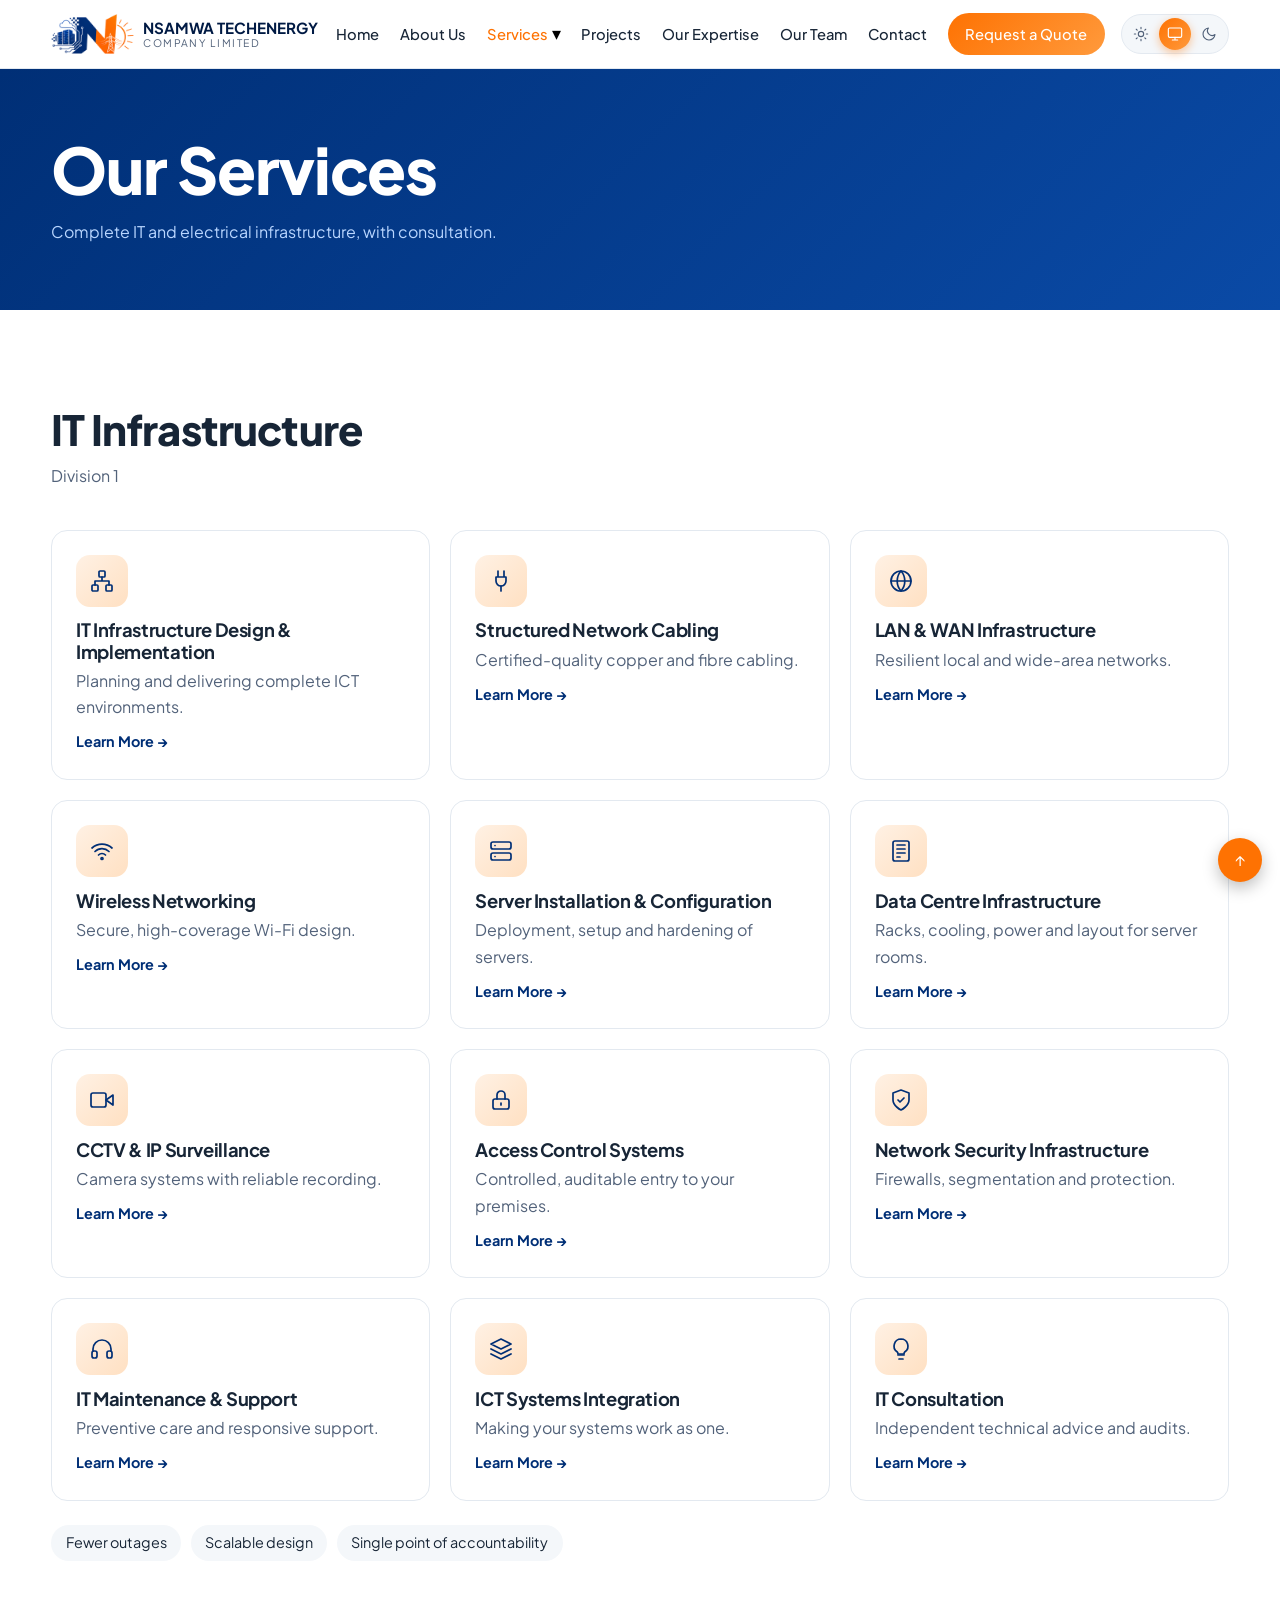
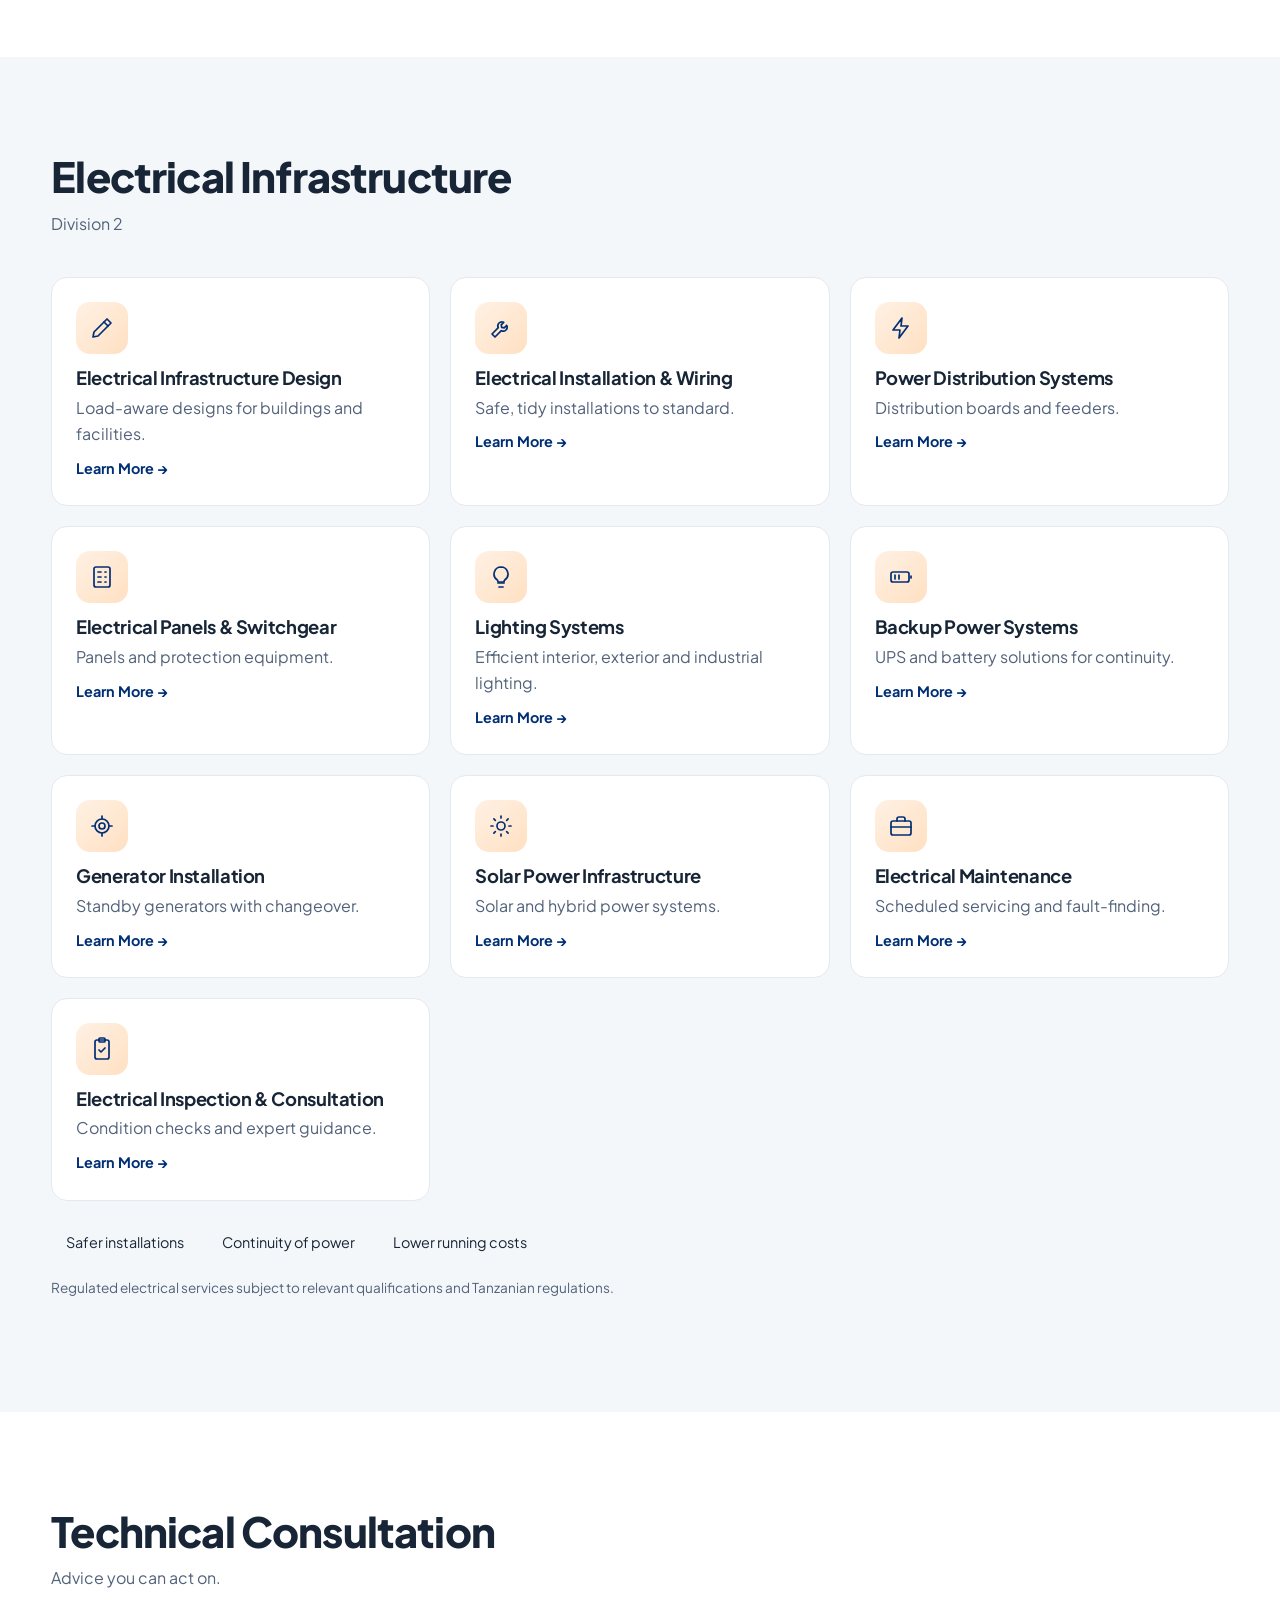
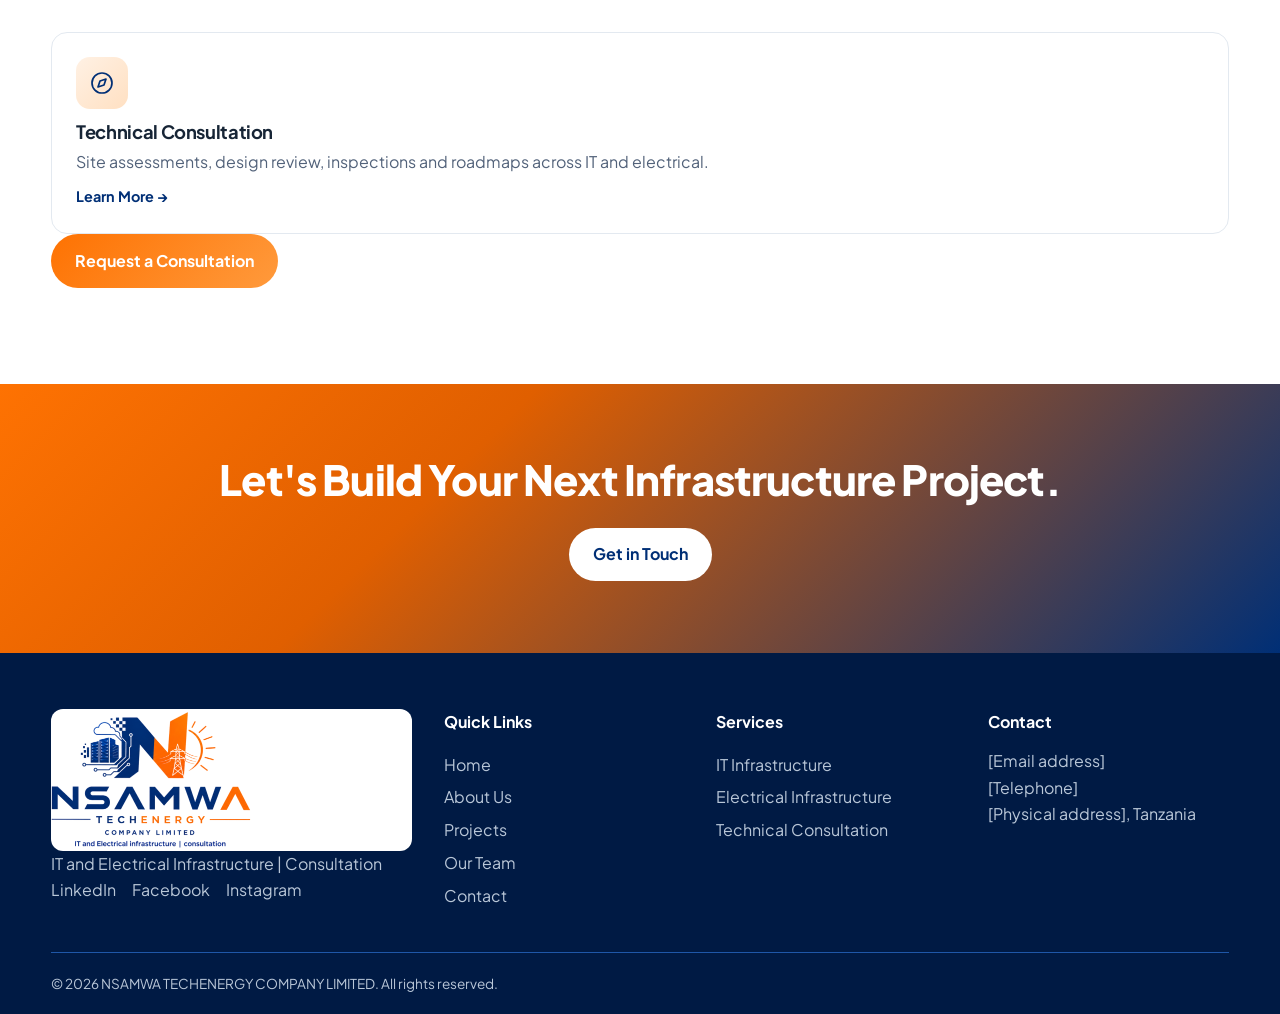
<file: services.html>
<!DOCTYPE html><html lang="en"><head><meta charset="utf-8"><meta name="viewport" content="width=device-width,initial-scale=1"><title>Services | NSAMWA TECHENERGY COMPANY LIMITED</title><meta name="description" content="IT infrastructure, electrical infrastructure and technical consultation services."><meta property="og:title" content="Services | NSAMWA TECHENERGY"><meta property="og:description" content="IT infrastructure, electrical infrastructure and technical consultation services."><meta property="og:type" content="website"><meta property="og:image" content="assets/logo/logo-full.png"><meta name="theme-color" content="#001A44"><script src="js/theme.js"></script><link rel="icon" href="favicon.ico" sizes="any"><link rel="icon" href="assets/logo/favicon-192.png" type="image/png"><link rel="preconnect" href="https://fonts.googleapis.com"><link rel="stylesheet" href="https://fonts.googleapis.com/css2?family=Plus+Jakarta+Sans:wght@400;500;700;800&display=swap"><link rel="stylesheet" href="css/style.css"><link rel="stylesheet" href="css/animations.css"><link rel="stylesheet" href="css/responsive.css"></head><body data-page="services.html">
<svg width="0" height="0" style="position:absolute" aria-hidden="true"><symbol id="i-network" viewBox="0 0 24 24"><rect x="9" y="2" width="6" height="6" rx="1"/><rect x="2" y="16" width="6" height="6" rx="1"/><rect x="16" y="16" width="6" height="6" rx="1"/><path d="M12 8v4M5 16v-4h14v4"/></symbol><symbol id="i-cable" viewBox="0 0 24 24"><path d="M9 2v6M15 2v6M7 8h10v4a5 5 0 0 1-10 0z"/><path d="M12 17v5"/></symbol><symbol id="i-globe" viewBox="0 0 24 24"><circle cx="12" cy="12" r="10"/><path d="M2 12h20M12 2a15 15 0 0 1 0 20M12 2a15 15 0 0 0 0 20"/></symbol><symbol id="i-wifi" viewBox="0 0 24 24"><path d="M5 12.5a10 10 0 0 1 14 0M8.5 16a5 5 0 0 1 7 0M2 9a15 15 0 0 1 20 0"/><circle cx="12" cy="19.5" r="1"/></symbol><symbol id="i-server" viewBox="0 0 24 24"><rect x="2" y="3" width="20" height="7" rx="2"/><rect x="2" y="14" width="20" height="7" rx="2"/><path d="M6 6.5h.01M6 17.5h.01"/></symbol><symbol id="i-datacenter" viewBox="0 0 24 24"><rect x="4" y="2" width="16" height="20" rx="2"/><path d="M8 6h8M8 10h8M8 14h8M8 18h3"/></symbol><symbol id="i-camera" viewBox="0 0 24 24"><path d="M23 7l-7 5 7 5z"/><rect x="1" y="5" width="15" height="14" rx="2"/></symbol><symbol id="i-lock" viewBox="0 0 24 24"><rect x="4" y="11" width="16" height="10" rx="2"/><path d="M8 11V7a4 4 0 0 1 8 0v4M12 15v2"/></symbol><symbol id="i-shield" viewBox="0 0 24 24"><path d="M12 22s8-4 8-10V5l-8-3-8 3v7c0 6 8 10 8 10z"/><path d="M9 12l2 2 4-4"/></symbol><symbol id="i-support" viewBox="0 0 24 24"><path d="M3 14v-2a9 9 0 0 1 18 0v2"/><rect x="2" y="14" width="5" height="7" rx="2"/><rect x="17" y="14" width="5" height="7" rx="2"/></symbol><symbol id="i-layers" viewBox="0 0 24 24"><path d="M12 2l10 5-10 5L2 7z"/><path d="M2 12l10 5 10-5M2 17l10 5 10-5"/></symbol><symbol id="i-bulb" viewBox="0 0 24 24"><path d="M9 18h6M10 22h4"/><path d="M12 2a7 7 0 0 0-4 12.7c.7.6 1 1.4 1 2.3h6c0-.9.3-1.7 1-2.3A7 7 0 0 0 12 2z"/></symbol><symbol id="i-pencil" viewBox="0 0 24 24"><path d="M3 21l1-5L17 3l4 4L8 20z"/><path d="M14 6l4 4"/></symbol><symbol id="i-wrench" viewBox="0 0 24 24"><path d="M14.7 6.3a4 4 0 0 0-5.4 5.4L3 18l3 3 6.3-6.3a4 4 0 0 0 5.4-5.4l-2.5 2.5-2.5-.5-.5-2.5z"/></symbol><symbol id="i-bolt" viewBox="0 0 24 24"><path d="M13 2L4 14h7l-1 8 9-12h-7z"/></symbol><symbol id="i-panel" viewBox="0 0 24 24"><rect x="4" y="2" width="16" height="20" rx="2"/><path d="M8 7h3M8 12h3M8 17h3M15 7h1M15 12h1M15 17h1"/></symbol><symbol id="i-battery" viewBox="0 0 24 24"><rect x="2" y="7" width="18" height="10" rx="2"/><path d="M22 11v2M6 10v4M10 10v4"/></symbol><symbol id="i-cog" viewBox="0 0 24 24"><circle cx="12" cy="12" r="3"/><circle cx="12" cy="12" r="7"/><path d="M12 2v3M12 19v3M2 12h3M19 12h3"/></symbol><symbol id="i-sun" viewBox="0 0 24 24"><circle cx="12" cy="12" r="4"/><path d="M12 2v2M12 20v2M4.9 4.9l1.4 1.4M17.7 17.7l1.4 1.4M2 12h2M20 12h2M4.9 19.1l1.4-1.4M17.7 6.3l1.4-1.4"/></symbol><symbol id="i-toolbox" viewBox="0 0 24 24"><rect x="2" y="7" width="20" height="14" rx="2"/><path d="M8 7V5a2 2 0 0 1 2-2h4a2 2 0 0 1 2 2v2M2 13h20"/></symbol><symbol id="i-clipboard" viewBox="0 0 24 24"><rect x="5" y="3" width="14" height="19" rx="2"/><rect x="9" y="1" width="6" height="4" rx="1"/><path d="M9 13l2 2 4-4"/></symbol><symbol id="i-compass" viewBox="0 0 24 24"><circle cx="12" cy="12" r="10"/><path d="M16 8l-2 6-6 2 2-6z"/></symbol><symbol id="i-mail" viewBox="0 0 24 24"><rect x="2" y="4" width="20" height="16" rx="2"/><path d="M2 7l10 6 10-6"/></symbol><symbol id="i-phone" viewBox="0 0 24 24"><path d="M5 3h4l2 5-2.5 1.5a11 11 0 0 0 6 6L16 13l5 2v4a2 2 0 0 1-2 2A16 16 0 0 1 3 5a2 2 0 0 1 2-2z"/></symbol><symbol id="i-pin" viewBox="0 0 24 24"><path d="M12 22s7-6.5 7-12a7 7 0 0 0-14 0c0 5.5 7 12 7 12z"/><circle cx="12" cy="10" r="2.5"/></symbol><symbol id="i-moon" viewBox="0 0 24 24"><path d="M21 12.8A9 9 0 1 1 11.2 3a7 7 0 0 0 9.8 9.8z"/></symbol><symbol id="i-monitor" viewBox="0 0 24 24"><rect x="2" y="3" width="20" height="14" rx="2"/><path d="M8 21h8M12 17v4"/></symbol></svg>
<a class="skip" href="#main">Skip to content</a>
<header class="hdr"><div class="wrap bar"><a class="brand" href="index.html" aria-label="NSAMWA TECHENERGY home"><img src="assets/logo/logo-mark.png" alt="" width="82" height="40"><span><strong>NSAMWA TECHENERGY</strong><small>COMPANY LIMITED</small></span></a><div class="tgl" role="group" aria-label="Colour theme"><button type="button" data-t="light" aria-label="Light theme" title="Light" aria-pressed="false"><svg class="si" viewBox="0 0 24 24" aria-hidden="true"><use href="#i-sun"/></svg></button><button type="button" data-t="system" aria-label="System theme" title="System" aria-pressed="false"><svg class="si" viewBox="0 0 24 24" aria-hidden="true"><use href="#i-monitor"/></svg></button><button type="button" data-t="dark" aria-label="Dark theme" title="Dark" aria-pressed="false"><svg class="si" viewBox="0 0 24 24" aria-hidden="true"><use href="#i-moon"/></svg></button></div><button class="burger" aria-label="Toggle menu" aria-expanded="false" aria-controls="nav"><span></span><span></span><span></span></button><nav id="nav" aria-label="Main"><ul><li><a href="index.html" data-page="index.html">Home</a></li><li><a href="about.html" data-page="about.html">About Us</a></li><li class="dd"><a href="services.html" data-page="services.html">Services</a><button class="dd-btn" aria-label="Open services menu" aria-expanded="false">▾</button><ul class="menu"><li><a href="services.html#it">IT Infrastructure</a></li><li><a href="services.html#electrical">Electrical Infrastructure</a></li><li><a href="services.html#consultation">Technical Consultation</a></li></ul></li><li><a href="projects.html" data-page="projects.html">Projects</a></li><li><a href="index.html#expertise" data-page="index.html#expertise">Our Expertise</a></li><li><a href="team.html" data-page="team.html">Our Team</a></li><li><a href="contact.html" data-page="contact.html">Contact</a></li><li><a class="btn sm" href="contact.html#quote">Request a Quote</a></li></ul></nav></div></header>
<main id="main"><section class="phead"><div class="wrap"><h1>Our Services</h1><p>Complete IT and electrical infrastructure, with consultation.</p></div></section><section id="it" class="sec "><div class="wrap"><div class="sh reveal"><h2>IT Infrastructure</h2><p>Division 1</p></div><div class="grid3"><article class="card reveal"><span class="ico" aria-hidden="true"><svg class="si" viewBox="0 0 24 24" aria-hidden="true"><use href="#i-network"/></svg></span><h3>IT Infrastructure Design & Implementation</h3><p>Planning and delivering complete ICT environments.</p><a class="link" href="contact.html">Learn More →</a></article><article class="card reveal"><span class="ico" aria-hidden="true"><svg class="si" viewBox="0 0 24 24" aria-hidden="true"><use href="#i-cable"/></svg></span><h3>Structured Network Cabling</h3><p>Certified-quality copper and fibre cabling.</p><a class="link" href="contact.html">Learn More →</a></article><article class="card reveal"><span class="ico" aria-hidden="true"><svg class="si" viewBox="0 0 24 24" aria-hidden="true"><use href="#i-globe"/></svg></span><h3>LAN & WAN Infrastructure</h3><p>Resilient local and wide-area networks.</p><a class="link" href="contact.html">Learn More →</a></article><article class="card reveal"><span class="ico" aria-hidden="true"><svg class="si" viewBox="0 0 24 24" aria-hidden="true"><use href="#i-wifi"/></svg></span><h3>Wireless Networking</h3><p>Secure, high-coverage Wi-Fi design.</p><a class="link" href="contact.html">Learn More →</a></article><article class="card reveal"><span class="ico" aria-hidden="true"><svg class="si" viewBox="0 0 24 24" aria-hidden="true"><use href="#i-server"/></svg></span><h3>Server Installation & Configuration</h3><p>Deployment, setup and hardening of servers.</p><a class="link" href="contact.html">Learn More →</a></article><article class="card reveal"><span class="ico" aria-hidden="true"><svg class="si" viewBox="0 0 24 24" aria-hidden="true"><use href="#i-datacenter"/></svg></span><h3>Data Centre Infrastructure</h3><p>Racks, cooling, power and layout for server rooms.</p><a class="link" href="contact.html">Learn More →</a></article><article class="card reveal"><span class="ico" aria-hidden="true"><svg class="si" viewBox="0 0 24 24" aria-hidden="true"><use href="#i-camera"/></svg></span><h3>CCTV & IP Surveillance</h3><p>Camera systems with reliable recording.</p><a class="link" href="contact.html">Learn More →</a></article><article class="card reveal"><span class="ico" aria-hidden="true"><svg class="si" viewBox="0 0 24 24" aria-hidden="true"><use href="#i-lock"/></svg></span><h3>Access Control Systems</h3><p>Controlled, auditable entry to your premises.</p><a class="link" href="contact.html">Learn More →</a></article><article class="card reveal"><span class="ico" aria-hidden="true"><svg class="si" viewBox="0 0 24 24" aria-hidden="true"><use href="#i-shield"/></svg></span><h3>Network Security Infrastructure</h3><p>Firewalls, segmentation and protection.</p><a class="link" href="contact.html">Learn More →</a></article><article class="card reveal"><span class="ico" aria-hidden="true"><svg class="si" viewBox="0 0 24 24" aria-hidden="true"><use href="#i-support"/></svg></span><h3>IT Maintenance & Support</h3><p>Preventive care and responsive support.</p><a class="link" href="contact.html">Learn More →</a></article><article class="card reveal"><span class="ico" aria-hidden="true"><svg class="si" viewBox="0 0 24 24" aria-hidden="true"><use href="#i-layers"/></svg></span><h3>ICT Systems Integration</h3><p>Making your systems work as one.</p><a class="link" href="contact.html">Learn More →</a></article><article class="card reveal"><span class="ico" aria-hidden="true"><svg class="si" viewBox="0 0 24 24" aria-hidden="true"><use href="#i-bulb"/></svg></span><h3>IT Consultation</h3><p>Independent technical advice and audits.</p><a class="link" href="contact.html">Learn More →</a></article></div><ul class="ben"><li>Fewer outages</li><li>Scalable design</li><li>Single point of accountability</li></ul></div></section><section id="electrical" class="sec alt"><div class="wrap"><div class="sh reveal"><h2>Electrical Infrastructure</h2><p>Division 2</p></div><div class="grid3"><article class="card reveal"><span class="ico" aria-hidden="true"><svg class="si" viewBox="0 0 24 24" aria-hidden="true"><use href="#i-pencil"/></svg></span><h3>Electrical Infrastructure Design</h3><p>Load-aware designs for buildings and facilities.</p><a class="link" href="contact.html">Learn More →</a></article><article class="card reveal"><span class="ico" aria-hidden="true"><svg class="si" viewBox="0 0 24 24" aria-hidden="true"><use href="#i-wrench"/></svg></span><h3>Electrical Installation & Wiring</h3><p>Safe, tidy installations to standard.</p><a class="link" href="contact.html">Learn More →</a></article><article class="card reveal"><span class="ico" aria-hidden="true"><svg class="si" viewBox="0 0 24 24" aria-hidden="true"><use href="#i-bolt"/></svg></span><h3>Power Distribution Systems</h3><p>Distribution boards and feeders.</p><a class="link" href="contact.html">Learn More →</a></article><article class="card reveal"><span class="ico" aria-hidden="true"><svg class="si" viewBox="0 0 24 24" aria-hidden="true"><use href="#i-panel"/></svg></span><h3>Electrical Panels & Switchgear</h3><p>Panels and protection equipment.</p><a class="link" href="contact.html">Learn More →</a></article><article class="card reveal"><span class="ico" aria-hidden="true"><svg class="si" viewBox="0 0 24 24" aria-hidden="true"><use href="#i-bulb"/></svg></span><h3>Lighting Systems</h3><p>Efficient interior, exterior and industrial lighting.</p><a class="link" href="contact.html">Learn More →</a></article><article class="card reveal"><span class="ico" aria-hidden="true"><svg class="si" viewBox="0 0 24 24" aria-hidden="true"><use href="#i-battery"/></svg></span><h3>Backup Power Systems</h3><p>UPS and battery solutions for continuity.</p><a class="link" href="contact.html">Learn More →</a></article><article class="card reveal"><span class="ico" aria-hidden="true"><svg class="si" viewBox="0 0 24 24" aria-hidden="true"><use href="#i-cog"/></svg></span><h3>Generator Installation</h3><p>Standby generators with changeover.</p><a class="link" href="contact.html">Learn More →</a></article><article class="card reveal"><span class="ico" aria-hidden="true"><svg class="si" viewBox="0 0 24 24" aria-hidden="true"><use href="#i-sun"/></svg></span><h3>Solar Power Infrastructure</h3><p>Solar and hybrid power systems.</p><a class="link" href="contact.html">Learn More →</a></article><article class="card reveal"><span class="ico" aria-hidden="true"><svg class="si" viewBox="0 0 24 24" aria-hidden="true"><use href="#i-toolbox"/></svg></span><h3>Electrical Maintenance</h3><p>Scheduled servicing and fault-finding.</p><a class="link" href="contact.html">Learn More →</a></article><article class="card reveal"><span class="ico" aria-hidden="true"><svg class="si" viewBox="0 0 24 24" aria-hidden="true"><use href="#i-clipboard"/></svg></span><h3>Electrical Inspection & Consultation</h3><p>Condition checks and expert guidance.</p><a class="link" href="contact.html">Learn More →</a></article></div><ul class="ben"><li>Safer installations</li><li>Continuity of power</li><li>Lower running costs</li></ul><p class="note">Regulated electrical services subject to relevant qualifications and Tanzanian regulations.</p></div></section><section id="consultation" class="sec "><div class="wrap"><div class="sh reveal"><h2>Technical Consultation</h2><p>Advice you can act on.</p></div><article class="card reveal"><span class="ico" aria-hidden="true"><svg class="si" viewBox="0 0 24 24" aria-hidden="true"><use href="#i-compass"/></svg></span><h3>Technical Consultation</h3><p>Site assessments, design review, inspections and roadmaps across IT and electrical.</p><a class="link" href="contact.html">Learn More →</a></article><p><a class="btn" href="contact.html#consult">Request a Consultation</a></p></div></section><section class="cta"><div class="wrap"><h2>Let's Build Your Next Infrastructure Project.</h2><a class="btn" href="contact.html">Get in Touch</a></div></section></main>
<footer class="ftr"><div class="wrap fgrid"><div><a class="flogo" href="index.html"><img src="assets/logo/logo-full.png" alt="NSAMWA TECHENERGY COMPANY LIMITED logo" width="200" height="113" loading="lazy"></a><p>IT and Electrical Infrastructure | Consultation</p><p class="soc"><a href="#" aria-label="LinkedIn">LinkedIn</a> <a href="#" aria-label="Facebook">Facebook</a> <a href="#" aria-label="Instagram">Instagram</a></p></div><div><h4>Quick Links</h4><a href="index.html">Home</a><a href="about.html">About Us</a><a href="projects.html">Projects</a><a href="team.html">Our Team</a><a href="contact.html">Contact</a></div><div><h4>Services</h4><a href="services.html#it">IT Infrastructure</a><a href="services.html#electrical">Electrical Infrastructure</a><a href="services.html#consultation">Technical Consultation</a></div><div><h4>Contact</h4><p>[Email address]</p><p>[Telephone]</p><p>[Physical address], Tanzania</p></div></div><div class="wrap copy">© <span id="yr">2026</span> NSAMWA TECHENERGY COMPANY LIMITED. All rights reserved.</div></footer>
<a href="#" class="top" id="top" aria-label="Back to top" hidden>↑</a>
<script src="js/main.js" defer></script><script src="js/navigation.js" defer></script><script src="js/animations.js" defer></script><script src="js/projects.js" defer></script><script src="js/forms.js" defer></script></body></html>
</file>
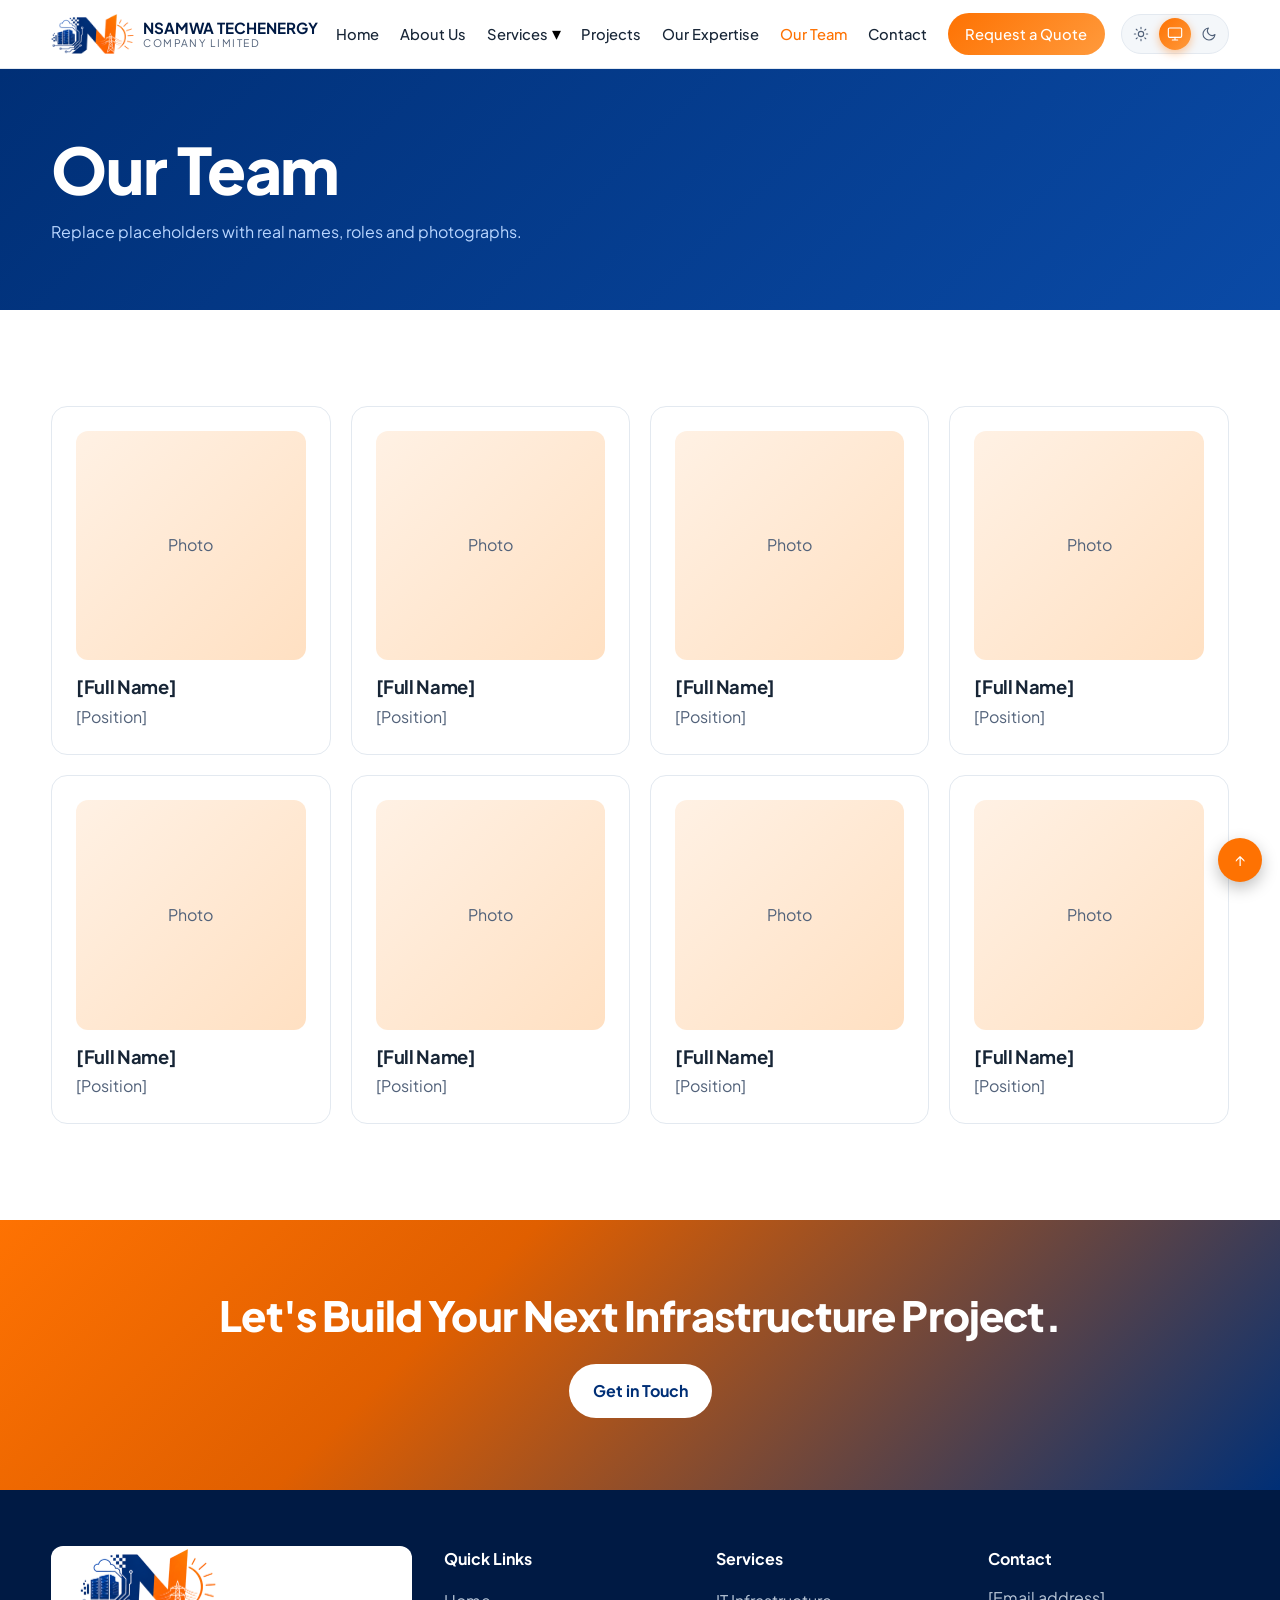
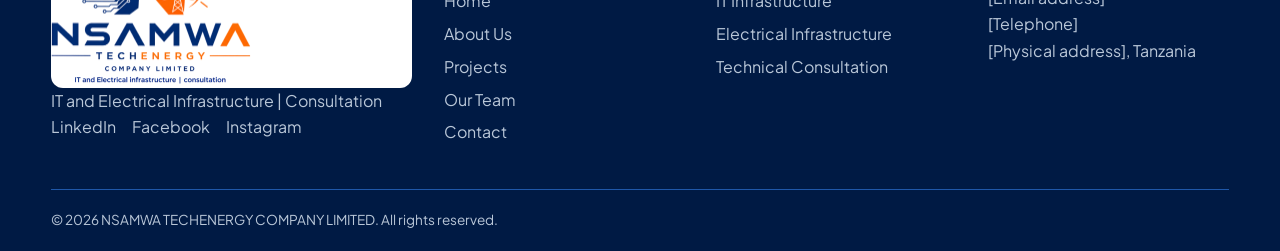
<file: team.html>
<!DOCTYPE html><html lang="en"><head><meta charset="utf-8"><meta name="viewport" content="width=device-width,initial-scale=1"><title>Our Team | NSAMWA TECHENERGY COMPANY LIMITED</title><meta name="description" content="Meet the NSAMWA TECHENERGY team."><meta property="og:title" content="Our Team | NSAMWA TECHENERGY"><meta property="og:description" content="Meet the NSAMWA TECHENERGY team."><meta property="og:type" content="website"><meta property="og:image" content="assets/logo/logo-full.png"><meta name="theme-color" content="#001A44"><script src="js/theme.js"></script><link rel="icon" href="favicon.ico" sizes="any"><link rel="icon" href="assets/logo/favicon-192.png" type="image/png"><link rel="preconnect" href="https://fonts.googleapis.com"><link rel="stylesheet" href="https://fonts.googleapis.com/css2?family=Plus+Jakarta+Sans:wght@400;500;700;800&display=swap"><link rel="stylesheet" href="css/style.css"><link rel="stylesheet" href="css/animations.css"><link rel="stylesheet" href="css/responsive.css"></head><body data-page="team.html">
<svg width="0" height="0" style="position:absolute" aria-hidden="true"><symbol id="i-network" viewBox="0 0 24 24"><rect x="9" y="2" width="6" height="6" rx="1"/><rect x="2" y="16" width="6" height="6" rx="1"/><rect x="16" y="16" width="6" height="6" rx="1"/><path d="M12 8v4M5 16v-4h14v4"/></symbol><symbol id="i-cable" viewBox="0 0 24 24"><path d="M9 2v6M15 2v6M7 8h10v4a5 5 0 0 1-10 0z"/><path d="M12 17v5"/></symbol><symbol id="i-globe" viewBox="0 0 24 24"><circle cx="12" cy="12" r="10"/><path d="M2 12h20M12 2a15 15 0 0 1 0 20M12 2a15 15 0 0 0 0 20"/></symbol><symbol id="i-wifi" viewBox="0 0 24 24"><path d="M5 12.5a10 10 0 0 1 14 0M8.5 16a5 5 0 0 1 7 0M2 9a15 15 0 0 1 20 0"/><circle cx="12" cy="19.5" r="1"/></symbol><symbol id="i-server" viewBox="0 0 24 24"><rect x="2" y="3" width="20" height="7" rx="2"/><rect x="2" y="14" width="20" height="7" rx="2"/><path d="M6 6.5h.01M6 17.5h.01"/></symbol><symbol id="i-datacenter" viewBox="0 0 24 24"><rect x="4" y="2" width="16" height="20" rx="2"/><path d="M8 6h8M8 10h8M8 14h8M8 18h3"/></symbol><symbol id="i-camera" viewBox="0 0 24 24"><path d="M23 7l-7 5 7 5z"/><rect x="1" y="5" width="15" height="14" rx="2"/></symbol><symbol id="i-lock" viewBox="0 0 24 24"><rect x="4" y="11" width="16" height="10" rx="2"/><path d="M8 11V7a4 4 0 0 1 8 0v4M12 15v2"/></symbol><symbol id="i-shield" viewBox="0 0 24 24"><path d="M12 22s8-4 8-10V5l-8-3-8 3v7c0 6 8 10 8 10z"/><path d="M9 12l2 2 4-4"/></symbol><symbol id="i-support" viewBox="0 0 24 24"><path d="M3 14v-2a9 9 0 0 1 18 0v2"/><rect x="2" y="14" width="5" height="7" rx="2"/><rect x="17" y="14" width="5" height="7" rx="2"/></symbol><symbol id="i-layers" viewBox="0 0 24 24"><path d="M12 2l10 5-10 5L2 7z"/><path d="M2 12l10 5 10-5M2 17l10 5 10-5"/></symbol><symbol id="i-bulb" viewBox="0 0 24 24"><path d="M9 18h6M10 22h4"/><path d="M12 2a7 7 0 0 0-4 12.7c.7.6 1 1.4 1 2.3h6c0-.9.3-1.7 1-2.3A7 7 0 0 0 12 2z"/></symbol><symbol id="i-pencil" viewBox="0 0 24 24"><path d="M3 21l1-5L17 3l4 4L8 20z"/><path d="M14 6l4 4"/></symbol><symbol id="i-wrench" viewBox="0 0 24 24"><path d="M14.7 6.3a4 4 0 0 0-5.4 5.4L3 18l3 3 6.3-6.3a4 4 0 0 0 5.4-5.4l-2.5 2.5-2.5-.5-.5-2.5z"/></symbol><symbol id="i-bolt" viewBox="0 0 24 24"><path d="M13 2L4 14h7l-1 8 9-12h-7z"/></symbol><symbol id="i-panel" viewBox="0 0 24 24"><rect x="4" y="2" width="16" height="20" rx="2"/><path d="M8 7h3M8 12h3M8 17h3M15 7h1M15 12h1M15 17h1"/></symbol><symbol id="i-battery" viewBox="0 0 24 24"><rect x="2" y="7" width="18" height="10" rx="2"/><path d="M22 11v2M6 10v4M10 10v4"/></symbol><symbol id="i-cog" viewBox="0 0 24 24"><circle cx="12" cy="12" r="3"/><circle cx="12" cy="12" r="7"/><path d="M12 2v3M12 19v3M2 12h3M19 12h3"/></symbol><symbol id="i-sun" viewBox="0 0 24 24"><circle cx="12" cy="12" r="4"/><path d="M12 2v2M12 20v2M4.9 4.9l1.4 1.4M17.7 17.7l1.4 1.4M2 12h2M20 12h2M4.9 19.1l1.4-1.4M17.7 6.3l1.4-1.4"/></symbol><symbol id="i-toolbox" viewBox="0 0 24 24"><rect x="2" y="7" width="20" height="14" rx="2"/><path d="M8 7V5a2 2 0 0 1 2-2h4a2 2 0 0 1 2 2v2M2 13h20"/></symbol><symbol id="i-clipboard" viewBox="0 0 24 24"><rect x="5" y="3" width="14" height="19" rx="2"/><rect x="9" y="1" width="6" height="4" rx="1"/><path d="M9 13l2 2 4-4"/></symbol><symbol id="i-compass" viewBox="0 0 24 24"><circle cx="12" cy="12" r="10"/><path d="M16 8l-2 6-6 2 2-6z"/></symbol><symbol id="i-mail" viewBox="0 0 24 24"><rect x="2" y="4" width="20" height="16" rx="2"/><path d="M2 7l10 6 10-6"/></symbol><symbol id="i-phone" viewBox="0 0 24 24"><path d="M5 3h4l2 5-2.5 1.5a11 11 0 0 0 6 6L16 13l5 2v4a2 2 0 0 1-2 2A16 16 0 0 1 3 5a2 2 0 0 1 2-2z"/></symbol><symbol id="i-pin" viewBox="0 0 24 24"><path d="M12 22s7-6.5 7-12a7 7 0 0 0-14 0c0 5.5 7 12 7 12z"/><circle cx="12" cy="10" r="2.5"/></symbol><symbol id="i-moon" viewBox="0 0 24 24"><path d="M21 12.8A9 9 0 1 1 11.2 3a7 7 0 0 0 9.8 9.8z"/></symbol><symbol id="i-monitor" viewBox="0 0 24 24"><rect x="2" y="3" width="20" height="14" rx="2"/><path d="M8 21h8M12 17v4"/></symbol></svg>
<a class="skip" href="#main">Skip to content</a>
<header class="hdr"><div class="wrap bar"><a class="brand" href="index.html" aria-label="NSAMWA TECHENERGY home"><img src="assets/logo/logo-mark.png" alt="" width="82" height="40"><span><strong>NSAMWA TECHENERGY</strong><small>COMPANY LIMITED</small></span></a><div class="tgl" role="group" aria-label="Colour theme"><button type="button" data-t="light" aria-label="Light theme" title="Light" aria-pressed="false"><svg class="si" viewBox="0 0 24 24" aria-hidden="true"><use href="#i-sun"/></svg></button><button type="button" data-t="system" aria-label="System theme" title="System" aria-pressed="false"><svg class="si" viewBox="0 0 24 24" aria-hidden="true"><use href="#i-monitor"/></svg></button><button type="button" data-t="dark" aria-label="Dark theme" title="Dark" aria-pressed="false"><svg class="si" viewBox="0 0 24 24" aria-hidden="true"><use href="#i-moon"/></svg></button></div><button class="burger" aria-label="Toggle menu" aria-expanded="false" aria-controls="nav"><span></span><span></span><span></span></button><nav id="nav" aria-label="Main"><ul><li><a href="index.html" data-page="index.html">Home</a></li><li><a href="about.html" data-page="about.html">About Us</a></li><li class="dd"><a href="services.html" data-page="services.html">Services</a><button class="dd-btn" aria-label="Open services menu" aria-expanded="false">▾</button><ul class="menu"><li><a href="services.html#it">IT Infrastructure</a></li><li><a href="services.html#electrical">Electrical Infrastructure</a></li><li><a href="services.html#consultation">Technical Consultation</a></li></ul></li><li><a href="projects.html" data-page="projects.html">Projects</a></li><li><a href="index.html#expertise" data-page="index.html#expertise">Our Expertise</a></li><li><a href="team.html" data-page="team.html">Our Team</a></li><li><a href="contact.html" data-page="contact.html">Contact</a></li><li><a class="btn sm" href="contact.html#quote">Request a Quote</a></li></ul></nav></div></header>
<main id="main"><section class="phead"><div class="wrap"><h1>Our Team</h1><p>Replace placeholders with real names, roles and photographs.</p></div></section><section class="sec "><div class="wrap"><div class="grid4"><div class="card tm reveal"><div class="ph" role="img" aria-label="Photo placeholder">Photo</div><h3>[Full Name]</h3><p>[Position]</p></div><div class="card tm reveal"><div class="ph" role="img" aria-label="Photo placeholder">Photo</div><h3>[Full Name]</h3><p>[Position]</p></div><div class="card tm reveal"><div class="ph" role="img" aria-label="Photo placeholder">Photo</div><h3>[Full Name]</h3><p>[Position]</p></div><div class="card tm reveal"><div class="ph" role="img" aria-label="Photo placeholder">Photo</div><h3>[Full Name]</h3><p>[Position]</p></div><div class="card tm reveal"><div class="ph" role="img" aria-label="Photo placeholder">Photo</div><h3>[Full Name]</h3><p>[Position]</p></div><div class="card tm reveal"><div class="ph" role="img" aria-label="Photo placeholder">Photo</div><h3>[Full Name]</h3><p>[Position]</p></div><div class="card tm reveal"><div class="ph" role="img" aria-label="Photo placeholder">Photo</div><h3>[Full Name]</h3><p>[Position]</p></div><div class="card tm reveal"><div class="ph" role="img" aria-label="Photo placeholder">Photo</div><h3>[Full Name]</h3><p>[Position]</p></div></div></div></section><section class="cta"><div class="wrap"><h2>Let's Build Your Next Infrastructure Project.</h2><a class="btn" href="contact.html">Get in Touch</a></div></section></main>
<footer class="ftr"><div class="wrap fgrid"><div><a class="flogo" href="index.html"><img src="assets/logo/logo-full.png" alt="NSAMWA TECHENERGY COMPANY LIMITED logo" width="200" height="113" loading="lazy"></a><p>IT and Electrical Infrastructure | Consultation</p><p class="soc"><a href="#" aria-label="LinkedIn">LinkedIn</a> <a href="#" aria-label="Facebook">Facebook</a> <a href="#" aria-label="Instagram">Instagram</a></p></div><div><h4>Quick Links</h4><a href="index.html">Home</a><a href="about.html">About Us</a><a href="projects.html">Projects</a><a href="team.html">Our Team</a><a href="contact.html">Contact</a></div><div><h4>Services</h4><a href="services.html#it">IT Infrastructure</a><a href="services.html#electrical">Electrical Infrastructure</a><a href="services.html#consultation">Technical Consultation</a></div><div><h4>Contact</h4><p>[Email address]</p><p>[Telephone]</p><p>[Physical address], Tanzania</p></div></div><div class="wrap copy">© <span id="yr">2026</span> NSAMWA TECHENERGY COMPANY LIMITED. All rights reserved.</div></footer>
<a href="#" class="top" id="top" aria-label="Back to top" hidden>↑</a>
<script src="js/main.js" defer></script><script src="js/navigation.js" defer></script><script src="js/animations.js" defer></script><script src="js/projects.js" defer></script><script src="js/forms.js" defer></script></body></html>
</file>
<file: css/style.css>
:root{--navy:#002F76;--deep:#001A44;--orange:#FE7202;--orange2:#FF9A3C;--bg:#F4F7FA;--ink:#172536;--page:#fff;--surface:#fff;--line:#e3e9f0;--field:#c9d5e3;--muted:#52627a;--hdr:rgba(255,255,255,.92);--brandtxt:#001A44;--linkc:#002F76;--ico1:#FFF1E4;--ico2:#FFE0C2;--icoc:#002F76;--tagbg:#FFF1E4;--tagc:#B54E00;color-scheme:light;--r:16px}
[data-theme=dark]{--bg:#0D1A2E;--ink:#E6EDF7;--page:#08111F;--surface:#112038;--line:#223555;--field:#2F4A72;--muted:#9FB0C6;--hdr:rgba(8,17,31,.92);--brandtxt:#fff;--linkc:#FF9A3C;--ico1:#1A2E4F;--ico2:#142443;--icoc:#FF9A3C;--tagbg:#2A2216;--tagc:#FFB066;color-scheme:dark}
*{box-sizing:border-box;margin:0}html{scroll-behavior:smooth;scroll-padding-top:80px}
body{font-family:'Plus Jakarta Sans',system-ui,sans-serif;color:var(--ink);line-height:1.65;background:var(--page);overflow-x:hidden}
img{max-width:100%;height:auto;display:block}a{color:inherit;text-decoration:none}ul,ol{padding-left:1.1rem}
.wrap{width:min(1200px,92%);margin:auto}.skip{position:absolute;left:-999px}.skip:focus{left:8px;top:8px;background:#fff;color:#001A44;padding:8px;z-index:99}
:focus-visible{outline:3px solid var(--orange);outline-offset:2px}
h1,h2,h3{line-height:1.15;letter-spacing:-.02em}h1{font-size:clamp(2.1rem,6vw,4rem);font-weight:800}h2{font-size:clamp(1.7rem,4vw,2.6rem);font-weight:800}h3{font-size:1.15rem;margin-bottom:.4rem}
.hdr{position:sticky;top:0;z-index:50;background:var(--hdr);backdrop-filter:blur(12px);border-bottom:1px solid var(--line)}
.bar{display:flex;align-items:center;justify-content:space-between;min-height:68px}.brand{display:flex;gap:.6rem;align-items:center}.brand{flex:1;min-width:0}.brand span{display:flex;flex-direction:column;line-height:1.1}.brand small{display:none}[data-theme=dark] .brand img{background:#fff;border-radius:8px;padding:3px 6px;box-sizing:content-box}.brand strong{font-size:.85rem;color:var(--brandtxt)}.brand small{font-size:.65rem;letter-spacing:.14em;color:var(--muted)}.brand.light strong{color:#fff}
.burger{display:flex;flex-direction:column;gap:5px;background:none;border:0;padding:10px;cursor:pointer}.burger span{width:24px;height:2px;background:var(--ink);transition:.3s}
#nav{position:absolute;top:68px;left:0;right:0;background:var(--page);max-height:0;overflow:hidden;transition:max-height .35s;box-shadow:0 12px 24px rgba(0,26,68,.1)}#nav.open{max-height:80vh;overflow:auto}
#nav ul{list-style:none;padding:1rem 4%;display:flex;flex-direction:column;gap:.2rem}#nav a{display:block;padding:.6rem 0;font-weight:500}#nav a.active{color:var(--orange)}
.dd{position:relative}.dd-btn{position:absolute;right:0;top:6px;background:none;border:0;font-size:1.1rem;padding:6px 12px;cursor:pointer}#nav ul.menu{display:none;flex-direction:column;align-items:stretch;gap:0;padding:0 0 .4rem 1rem}#nav .dd.open ul.menu{display:flex}#nav ul.menu a{padding:.5rem 0}
.btn{display:inline-block;background:linear-gradient(135deg,var(--orange),var(--orange2));color:#fff!important;padding:.85rem 1.5rem;border-radius:999px;font-weight:700;border:0;cursor:pointer;transition:transform .25s,box-shadow .25s}.btn:hover{transform:translateY(-2px);box-shadow:0 10px 24px rgba(254,114,2,.4)}.btn.sm{padding:.55rem 1.1rem;font-size:.9rem}.btn.ghost{background:transparent;border:2px solid #fff}.btn.wa{background:#1fa855}
.hero{position:relative;min-height:88vh;display:flex;align-items:center;color:#fff;background:var(--deep);overflow:hidden}.sl{position:absolute;inset:0;width:100%;height:100%;object-fit:cover;opacity:0;transition:opacity 1.2s}.sl.on{opacity:1}.shade{position:absolute;inset:0;background:linear-gradient(90deg,rgba(0,26,68,.92),rgba(0,26,68,.45))}
.hc{position:relative;padding:4rem 0;max-width:760px;margin-left:max(4%,calc((100% - 1200px)/2))}.hc p{font-size:1.1rem;margin:1.2rem 0 1.8rem;opacity:.92}.hc .eyebrow{color:var(--orange);font-weight:700;letter-spacing:.1em;text-transform:uppercase;font-size:.8rem;margin:0 0 1rem}.btns{display:flex;flex-wrap:wrap;gap:.8rem}.dots{display:flex;gap:8px;margin-top:2rem}.dots button{width:28px;height:4px;border:0;background:#ffffff55;cursor:pointer}.dots button.on{background:var(--orange)}
.sec{padding:clamp(3rem,8vw,6rem) 0}.alt{background:var(--bg)}.navy{background:var(--deep);color:#fff}.link:hover{color:var(--orange)}.flogo{display:inline-block;background:#fff;border-radius:12px;padding:10px}.flogo img{width:200px}.brand img{width:auto;height:40px}.sh{max-width:640px;margin-bottom:2.5rem}.sh p{color:var(--muted);margin-top:.6rem}.navy .sh p{color:#b9c7d8}
.phead{background:linear-gradient(135deg,var(--navy),#0A4AA6);color:#fff;padding:4rem 0}.phead p{color:#b9d6ff;margin-top:.8rem}
.grid2,.grid3,.grid4,.two{display:grid;gap:1.25rem}.two{gap:2.5rem;align-items:center}
.card{background:var(--surface);border:1px solid var(--line);border-radius:var(--r);padding:1.5rem;transition:transform .3s,box-shadow .3s}.card:hover{transform:translateY(-5px);box-shadow:0 18px 40px rgba(0,26,68,.1)}.card.dark{background:#07397F;border-color:#1F57A8}.card.big ul{margin:1rem 0}.card.cons{margin-top:1.25rem;background:var(--navy);color:#fff}.card p{color:var(--muted)}.dark p,.cons p{color:#b9c7d8}
.si{width:24px;height:24px;fill:none;stroke:currentColor;stroke-width:1.7;stroke-linecap:round;stroke-linejoin:round;flex:none}.ico{display:inline-grid;place-items:center;width:52px;height:52px;border-radius:14px;background:linear-gradient(135deg,var(--ico1),var(--ico2));color:var(--icoc);margin-bottom:.8rem;transition:.3s}.card:hover .ico{background:linear-gradient(135deg,var(--orange),var(--orange2));color:#fff}.card.dark .ico{background:rgba(255,255,255,.08);color:var(--orange2)}.ci{display:flex;gap:.6rem;align-items:center}.ci .si{color:var(--orange)}.pb small.ci{margin-top:.4rem}.pb small .si{width:15px;height:15px}.link{color:var(--linkc);font-weight:700;font-size:.9rem;display:inline-block;margin-top:.6rem}.rnd{border-radius:var(--r)}
.filters{display:flex;flex-wrap:wrap;gap:.5rem;margin-bottom:1.5rem}.fb{border:1px solid var(--field);background:var(--surface);color:var(--ink);padding:.5rem 1.1rem;border-radius:999px;cursor:pointer;font:inherit}.fb.on{background:var(--navy);color:#fff}
.pj{padding:0;overflow:hidden}.pj img{width:100%;aspect-ratio:12/7;object-fit:cover}.pb{padding:1.2rem}.tag{background:var(--tagbg);color:var(--tagc);padding:.15rem .6rem;border-radius:99px;font-size:.75rem;font-weight:700}.ex{margin-left:.4rem;font-size:.7rem;color:#8a6d00;background:#fff4cc;padding:.15rem .5rem;border-radius:99px}.pb h3{margin-top:.6rem}.pj.hide{display:none}
.note{font-size:.85rem;color:var(--muted);margin:1rem 0}.ben{display:flex;flex-wrap:wrap;gap:.6rem;list-style:none;padding:0;margin-top:1.5rem}.ben li{background:var(--bg);padding:.4rem .9rem;border-radius:99px;font-size:.9rem}
.steps{list-style:none;padding:0;display:grid;gap:1rem}.steps li{display:flex;gap:1rem;align-items:center;background:var(--surface);border:1px solid var(--line);border-radius:var(--r);padding:1rem 1.2rem;font-weight:700}.steps b{display:grid;place-items:center;width:40px;height:40px;border-radius:50%;background:var(--navy);color:#fff;border-bottom:3px solid var(--orange);flex:none}
.stats{background:linear-gradient(135deg,var(--navy),#0A4AA6);color:#fff;padding:3.5rem 0}.sgrid{display:grid;grid-template-columns:repeat(2,1fr);gap:1.5rem;text-align:center}.sgrid strong{font-size:clamp(2rem,6vw,3.2rem);color:var(--orange)}.sgrid span{display:block;font-size:.85rem;color:#b9c7d8}
blockquote cite{display:block;margin-top:.8rem;font-size:.85rem;color:var(--muted)}
.fq{border-bottom:1px solid var(--line)}.fq button{width:100%;text-align:left;background:none;border:0;padding:1.1rem 0;color:inherit;font:inherit;font-weight:700;display:flex;justify-content:space-between;cursor:pointer}.fa{max-height:0;overflow:hidden;transition:max-height .3s}.fq.open .fa{max-height:200px}.fa p{padding-bottom:1rem;color:var(--muted)}.faq{max-width:800px}
.cta{background:linear-gradient(135deg,var(--orange),#E05F00 35%,var(--navy));color:#fff;text-align:center;padding:4.5rem 0}.cta h2{margin-bottom:1.5rem}.cta .btn{background:#fff;color:var(--navy)!important}
.tm .ph{aspect-ratio:1;background:linear-gradient(135deg,var(--ico1),var(--ico2));border-radius:12px;display:grid;place-items:center;color:var(--muted);margin-bottom:1rem}
.form{background:var(--bg);padding:1.5rem;border-radius:var(--r);margin-bottom:1.5rem}.f{margin:1rem 0}.f label{display:block;font-weight:600;font-size:.9rem;margin-bottom:.3rem}.f input,.f textarea,.f select{width:100%;padding:.75rem;border:1px solid var(--field);border-radius:10px;font:inherit;background:var(--surface);color:var(--ink)}.f.bad input,.f.bad textarea,.f.bad select{border-color:#d93025}.err{color:#d93025;font-size:.8rem}.ok{color:#137333;margin-top:1rem;font-weight:600}.map{margin-top:1.5rem;min-height:220px;background:var(--bg);border:2px dashed var(--field);border-radius:var(--r);display:grid;place-items:center;padding:1rem;text-align:center;color:var(--muted)}
.ftr{background:var(--deep);color:#b9c7d8;padding-top:3.5rem}.fgrid{display:grid;gap:2rem}.ftr h4{color:#fff;margin-bottom:.8rem}.ftr a{display:block;padding:.2rem 0}.ftr .soc a{display:inline;margin-right:.8rem}.ftr a:hover{color:var(--orange)}.copy{border-top:1px solid #1F57A8;margin-top:2.5rem;padding:1.2rem 0;font-size:.85rem}
.tgl{display:flex;gap:2px;padding:3px;margin-right:.4rem;border:1px solid var(--line);border-radius:999px;background:var(--bg)}.tgl button{width:28px;height:28px;border:0;border-radius:50%;background:none;color:var(--muted);display:grid;place-items:center;cursor:pointer;transition:.25s}.tgl .si{width:16px;height:16px}.tgl button:hover{color:var(--ink)}.tgl button[aria-pressed=true],.tgl button[aria-pressed=true]:hover{background:linear-gradient(135deg,var(--orange),var(--orange2));color:#fff;box-shadow:0 3px 10px rgba(254,114,2,.4)}.theme-fade *{transition:background-color .3s,color .3s,border-color .3s!important}.top{position:fixed;right:18px;bottom:18px;width:44px;height:44px;border-radius:50%;background:var(--orange);color:#fff;display:grid;place-items:center;z-index:40;box-shadow:0 6px 16px rgba(0,0,0,.25)}
</file>
<file: css/animations.css>
.reveal{opacity:0;transform:translateY(24px);transition:opacity .7s ease,transform .7s ease}.reveal.in{opacity:1;transform:none}
.hc>*{animation:rise .9s both}.hc>*:nth-child(2){animation-delay:.1s}.hc>*:nth-child(3){animation-delay:.2s}.hc>*:nth-child(4){animation-delay:.3s}
@keyframes rise{from{opacity:0;transform:translateY(30px)}to{opacity:1;transform:none}}
.sl.on{animation:zoom 9s ease-out both}@keyframes zoom{from{transform:scale(1.08)}to{transform:scale(1)}}
@media (prefers-reduced-motion:reduce){*{animation:none!important;transition:none!important}.reveal{opacity:1;transform:none}html{scroll-behavior:auto}}
</file>
<file: css/responsive.css>
@media(min-width:640px){.grid2,.grid3{grid-template-columns:repeat(2,1fr)}.grid4{grid-template-columns:repeat(2,1fr)}.steps{grid-template-columns:repeat(2,1fr)}.fgrid{grid-template-columns:repeat(2,1fr)}}
@media(min-width:640px){.brand small{display:block}.brand strong{font-size:.95rem}.tgl{margin-right:0}.tgl button{width:32px;height:32px}}
@media(min-width:960px){.tgl{order:3;margin-left:1rem}#nav{order:2}.burger{display:none}#nav{position:static;max-height:none;overflow:visible;box-shadow:none;background:none}#nav ul{flex-direction:row;align-items:center;padding:0;gap:1.3rem}#nav a{padding:.4rem 0;font-size:.92rem}#nav a.btn{padding:.55rem 1.1rem}
.dd-btn{position:static;padding:0 0 0 4px;display:inline}.dd{display:flex;align-items:center}#nav ul.menu{position:absolute;top:100%;left:-1rem;min-width:250px;background:var(--surface);border-radius:12px;box-shadow:0 14px 30px rgba(0,26,68,.15);padding:.6rem 1.2rem;z-index:60}#nav ul.menu a:hover{color:var(--orange)}#nav .dd:hover ul.menu,#nav .dd:focus-within ul.menu,#nav .dd.open ul.menu{display:flex}
.grid3{grid-template-columns:repeat(3,1fr)}.grid4{grid-template-columns:repeat(4,1fr)}.two{grid-template-columns:1fr 1fr}.steps{grid-template-columns:repeat(3,1fr)}.sgrid{grid-template-columns:repeat(4,1fr)}.fgrid{grid-template-columns:1.5fr 1fr 1fr 1fr}}
</file>
